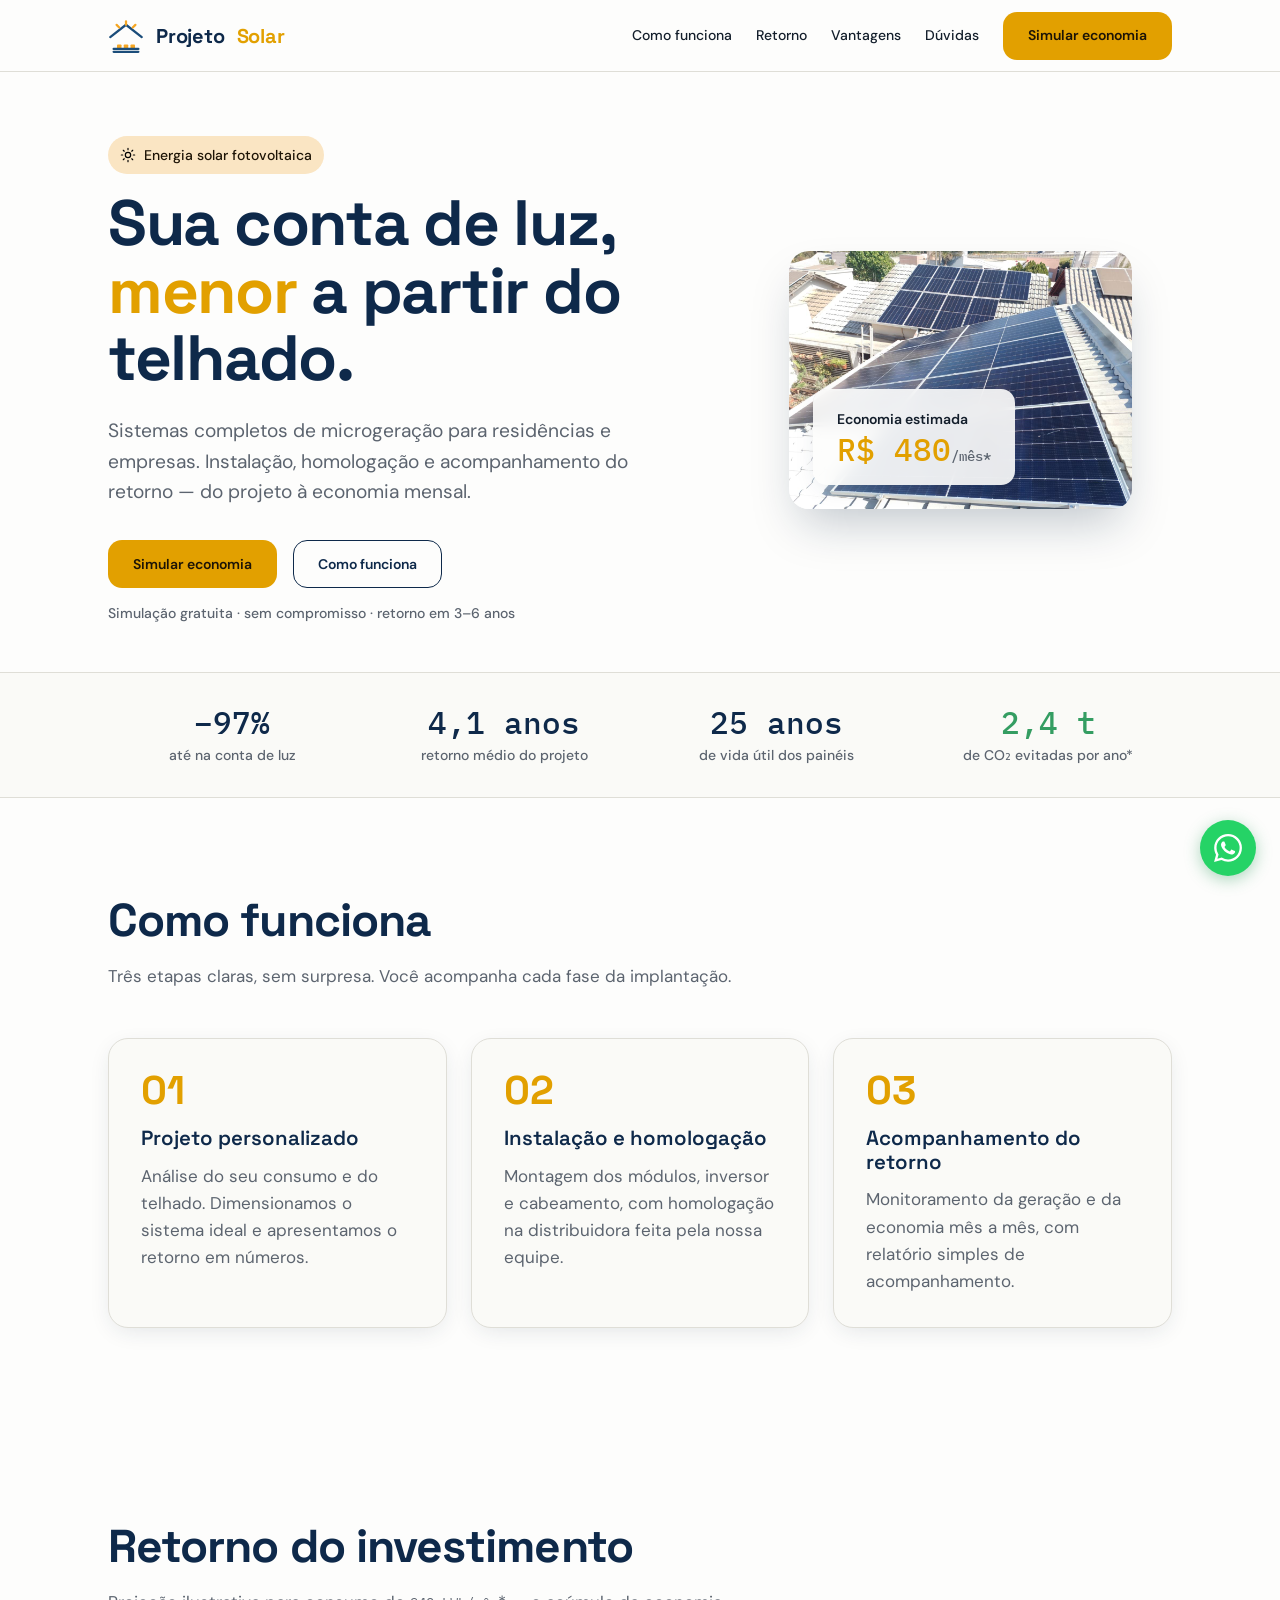
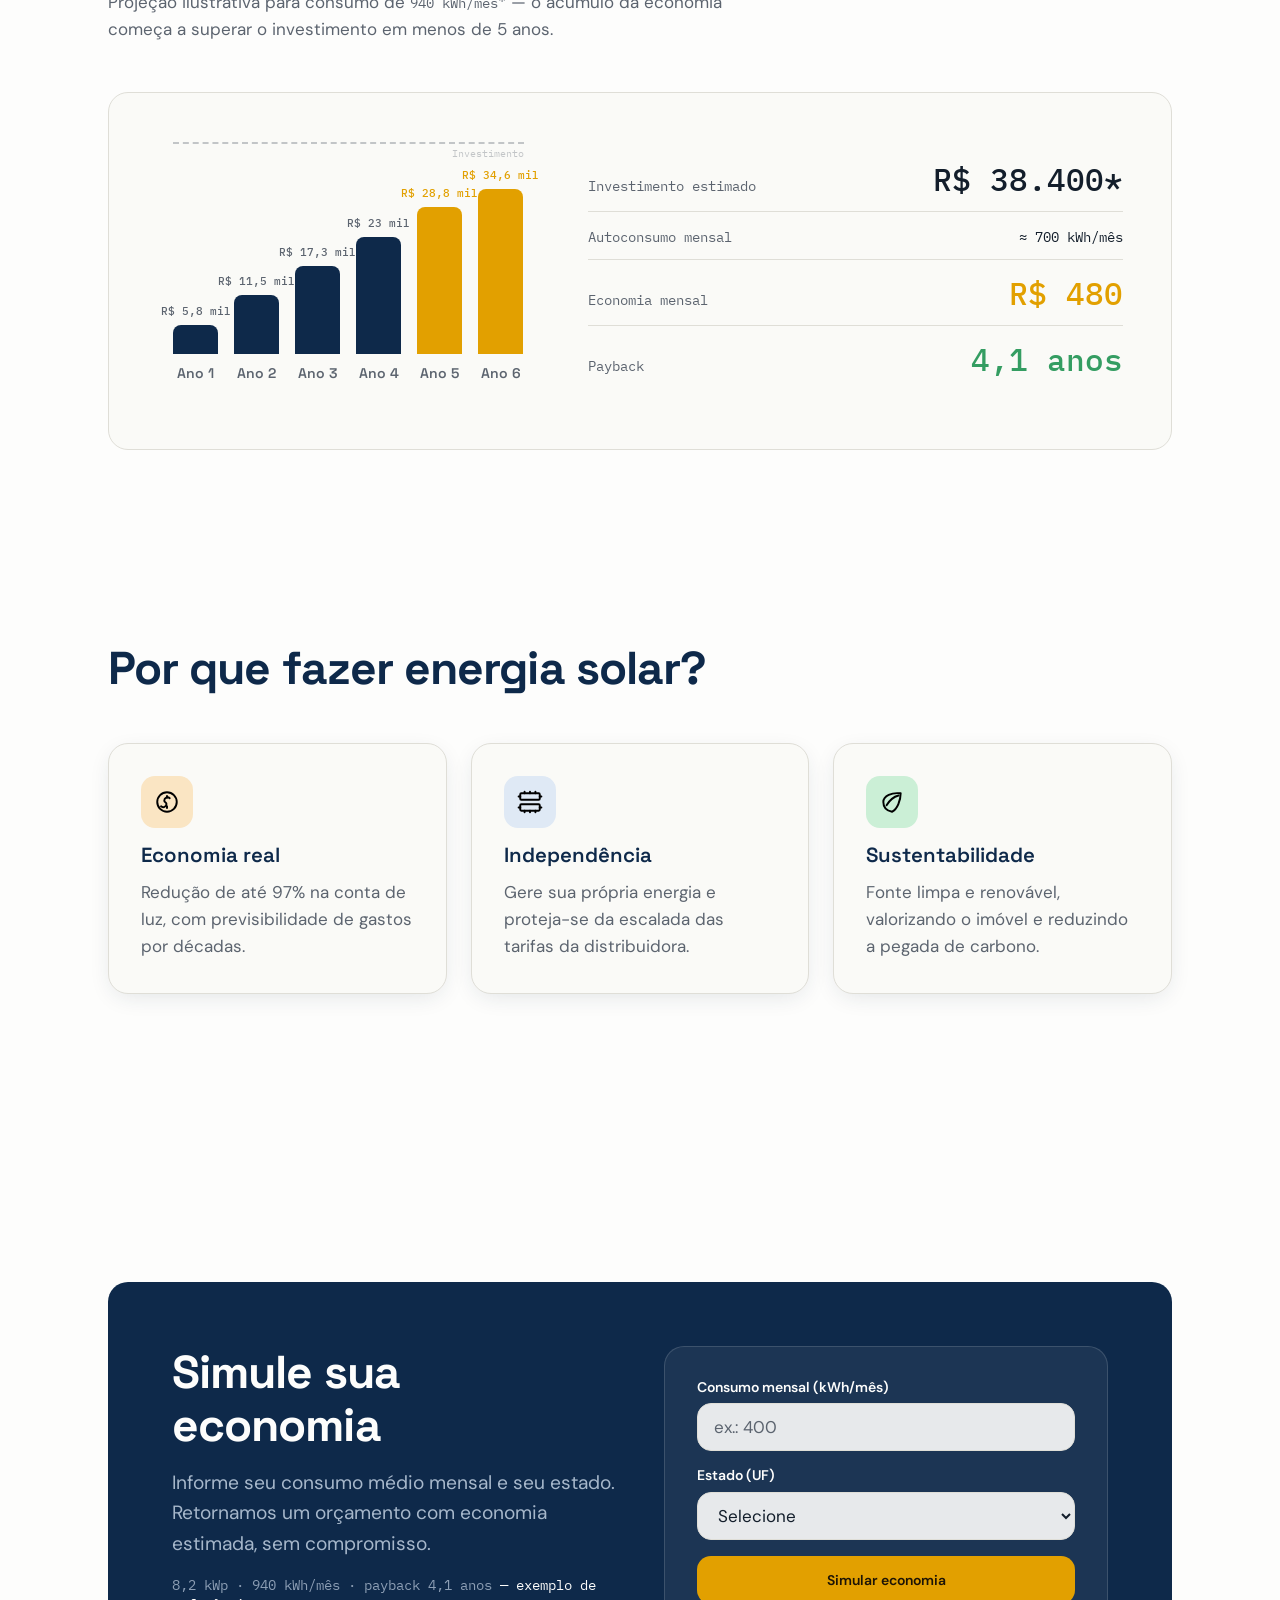
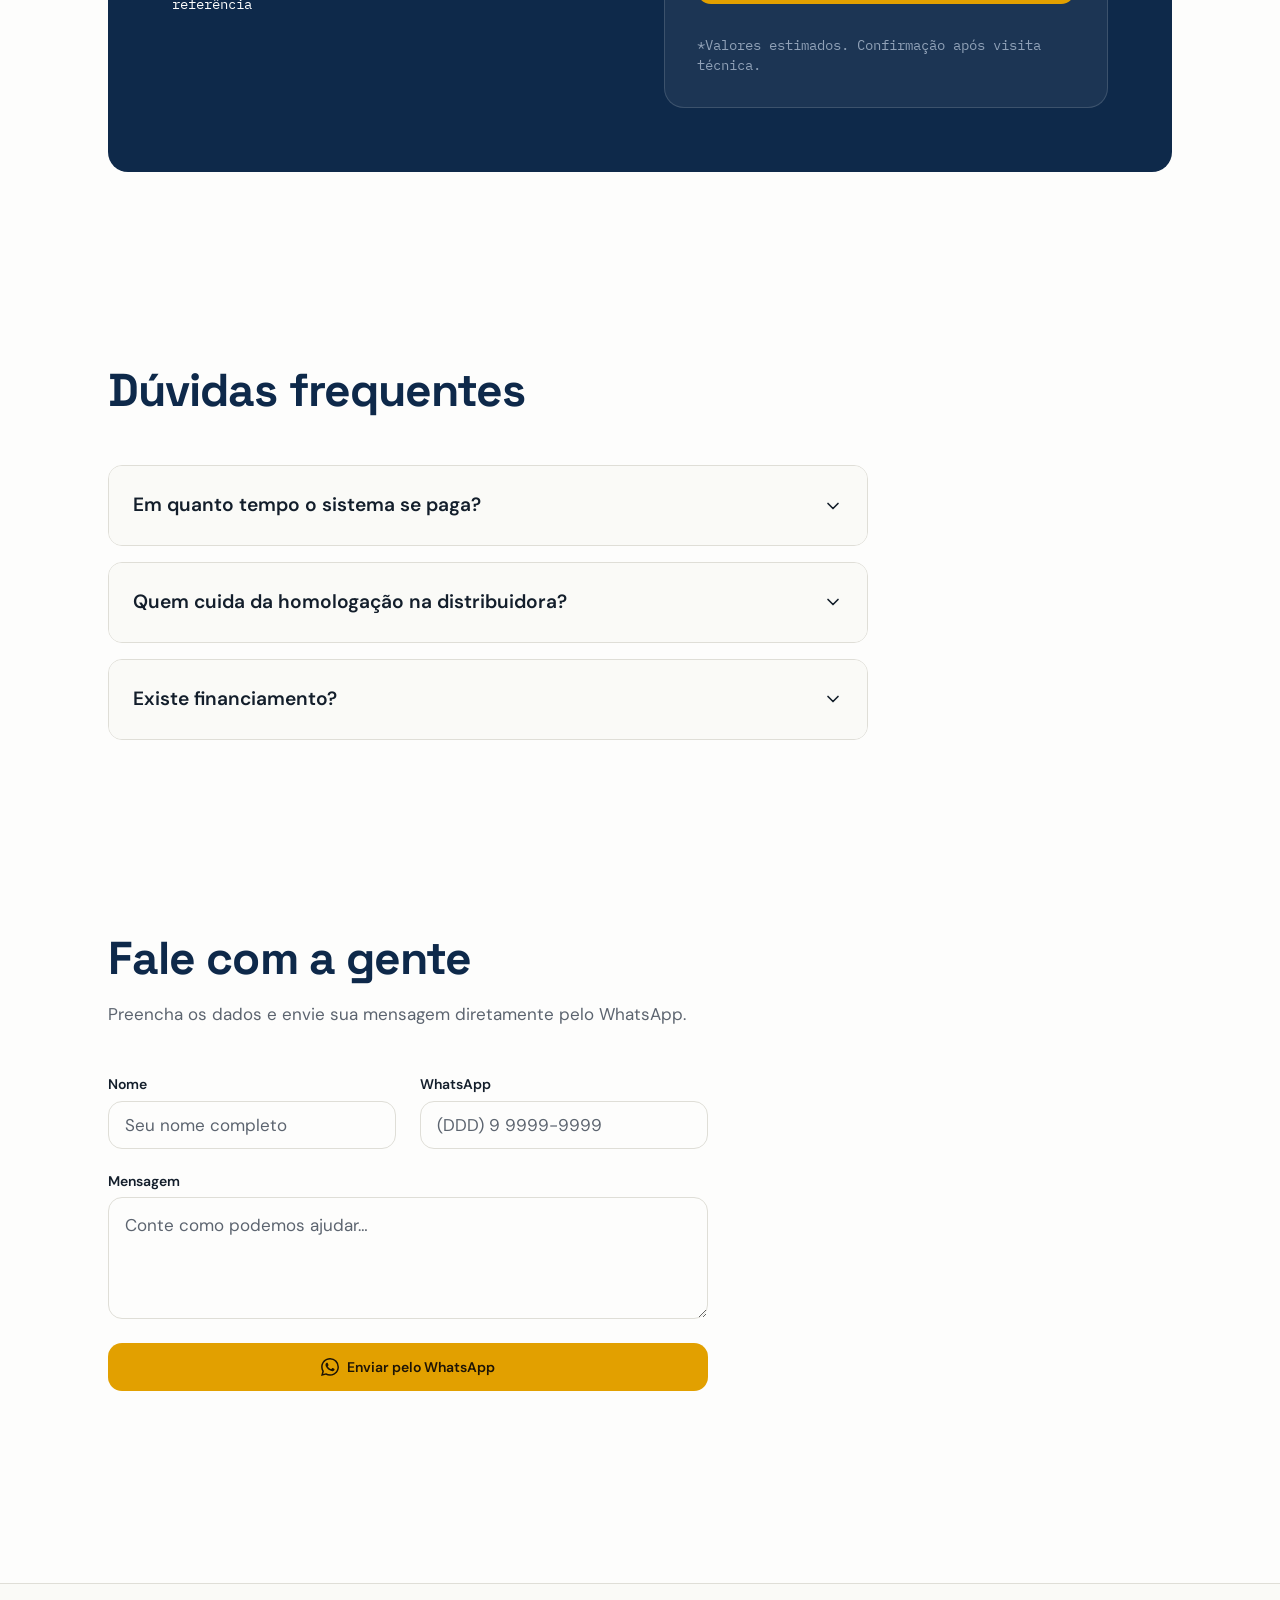
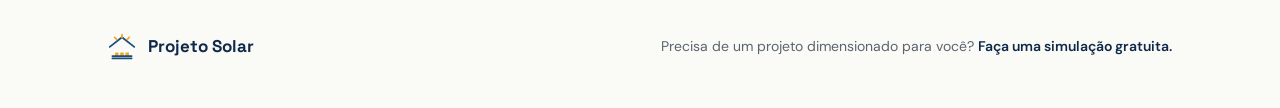
<file: index.html>
<!doctype html>
<html lang="pt-BR">
<head>
<meta charset="utf-8">
<meta name="viewport" content="width=device-width, initial-scale=1">
<title>Projeto Solar — Energia solar fotovoltaica para residências e empresas</title>
<meta name="description" content="Sistemas completos de microgeração solar. Simule sua economia, instalação, homologação e acompanhamento do retorno.">
<link rel="preconnect" href="https://fonts.googleapis.com">
<link rel="preconnect" href="https://fonts.gstatic.com" crossorigin>
<link href="https://fonts.googleapis.com/css2?family=DM+Sans:opsz,wght@9..40,400;9..40,500;9..40,600;9..40,700&family=IBM+Plex+Mono:wght@400;500&family=Space+Grotesk:wght@400;500;600;700&display=swap" rel="stylesheet">
<link rel="stylesheet" href="style.css">
</head>
<body data-od-id="landing-energia-solar">

<header class="header" data-od-id="header">
  <div class="container header__in">
    <a class="header__brand" href="#" aria-label="Projeto Solar — início">
      <img src="assets/brand/logo-mark.svg" width="36" height="36" alt="">
      Projeto<span>Solar</span>
    </a>
    <button class="header__burger" id="burger" aria-label="Abrir menu" aria-expanded="false" data-od-id="burger-menu">
      <span></span><span></span><span></span>
    </button>
    <nav class="header__nav" id="nav" aria-label="Navegação principal">
      <a class="header__link" href="#como-funciona" data-od-id="nav-como-funciona">Como funciona</a>
      <a class="header__link" href="#retorno" data-od-id="nav-retorno">Retorno</a>
      <a class="header__link" href="#vantagens" data-od-id="nav-vantagens">Vantagens</a>
      <a class="header__link" href="#faq" data-od-id="nav-faq">Dúvidas</a>
      <a class="btn btn--primary" href="#simule" data-od-id="cta-header-simular">Simular economia</a>
    </nav>
  </div>
</header>

<section class="hero container" data-od-id="hero">
  <div class="hero__grid">
    <div>
      <span class="chip hero__kicker">
        <img src="assets/icons/sun.svg" width="16" height="16" alt="">
        Energia solar fotovoltaica
      </span>
      <h1 class="t-display-xl hero__title">Sua conta de luz, <em>menor</em> a partir do telhado.</h1>
      <p class="t-body-lg hero__lede">Sistemas completos de microgeração para residências e empresas. Instalação, homologação e acompanhamento do retorno — do projeto à economia mensal.</p>
      <div class="hero__cta-row">
        <a class="btn btn--primary" href="#simule" data-od-id="cta-hero-simular">Simular economia</a>
        <a class="btn btn--secondary" href="#como-funciona" data-od-id="cta-hero-como-funciona">Como funciona</a>
      </div>
      <p class="t-caption hero__note">Simulação gratuita · sem compromisso · retorno em 3–6 anos</p>
    </div>
    <figure class="hero__media">
      <img src="assets/photography/casa-sorriso-mt-1280.jpg" alt="Casa brasileira com painéis fotovoltaicos no telhado, em Sorriso, Mato Grosso" width="1280" height="960" loading="eager">
      <figcaption class="hero__badge">
        <span class="t-label">Economia estimada</span>
        <span class="t-mono-lg hero__badge-num" style="display:block" data-od-id="hero-economia">R$ 480<span class="t-caption" style="color:var(--muted)">/mês*</span></span>
      </figcaption>
    </figure>
  </div>
</section>

<section class="trust" data-od-id="faixa-confianca">
  <div class="container trust__in">
    <div class="trust__item" data-od-id="trust-total">
      <span class="t-mono-lg trust__num">−97%</span>
      <span class="t-caption trust__label">até na conta de luz</span>
    </div>
    <div class="trust__item" data-od-id="trust-payback">
      <span class="t-mono-lg trust__num">4,1 anos</span>
      <span class="t-caption trust__label">retorno médio do projeto</span>
    </div>
    <div class="trust__item" data-od-id="trust-painel">
      <span class="t-mono-lg trust__num">25 anos</span>
      <span class="t-caption trust__label">de vida útil dos painéis</span>
    </div>
    <div class="trust__item" data-od-id="trust-co2">
      <span class="t-mono-lg trust__num" style="color:var(--success)">2,4 t</span>
      <span class="t-caption trust__label">de CO₂ evitadas por ano*</span>
    </div>
  </div>
</section>

<section class="section container" id="como-funciona" data-od-id="secao-como-funciona">
  <div class="section__head">
    <h2 class="t-heading-1">Como funciona</h2>
    <p>Três etapas claras, sem surpresa. Você acompanha cada fase da implantação.</p>
  </div>
  <div class="steps">
    <div class="step card" data-od-id="etapa-1">
      <span class="step__num">01</span>
      <h3 class="t-heading-3">Projeto personalizado</h3>
      <p>Análise do seu consumo e do telhado. Dimensionamos o sistema ideal e apresentamos o retorno em números.</p>
    </div>
    <div class="step card" data-od-id="etapa-2">
      <span class="step__num">02</span>
      <h3 class="t-heading-3">Instalação e homologação</h3>
      <p>Montagem dos módulos, inversor e cabeamento, com homologação na distribuidora feita pela nossa equipe.</p>
    </div>
    <div class="step card" data-od-id="etapa-3">
      <span class="step__num">03</span>
      <h3 class="t-heading-3">Acompanhamento do retorno</h3>
      <p>Monitoramento da geração e da economia mês a mês, com relatório simples de acompanhamento.</p>
    </div>
  </div>
</section>

<section class="section container" id="retorno" data-od-id="secao-retorno">
  <div class="section__head">
    <h2 class="t-heading-1">Retorno do investimento</h2>
    <p>Projeção ilustrativa para consumo de <span class="t-mono-sm">940 kWh/mês</span>* — o acúmulo da economia começa a superar o investimento em menos de 5 anos.</p>
  </div>
  <div class="payback" data-od-id="grafico-payback">
    <div class="payback__chart" role="img" aria-label="Gráfico de barras: economia acumulada cresce até se igualar ao investimento entre os anos 4 e 5">
      <div class="payback__bar"><div class="payback__fill" style="height:15%"><span class="payback__fill-val">R$ 5,8 mil</span></div><span class="payback__year">Ano 1</span></div>
      <div class="payback__bar"><div class="payback__fill" style="height:30%"><span class="payback__fill-val">R$ 11,5 mil</span></div><span class="payback__year">Ano 2</span></div>
      <div class="payback__bar"><div class="payback__fill" style="height:45%"><span class="payback__fill-val">R$ 17,3 mil</span></div><span class="payback__year">Ano 3</span></div>
      <div class="payback__bar"><div class="payback__fill" style="height:60%"><span class="payback__fill-val">R$ 23 mil</span></div><span class="payback__year">Ano 4</span></div>
      <div class="payback__bar"><div class="payback__fill is-accent" style="height:75%"><span class="payback__fill-val">R$ 28,8 mil</span></div><span class="payback__year">Ano 5</span></div>
      <div class="payback__bar"><div class="payback__fill is-accent" style="height:90%"><span class="payback__fill-val">R$ 34,6 mil</span></div><span class="payback__year">Ano 6</span></div>
    </div>
    <div class="payback__list">
      <div class="payback__row"><span class="t-mono-sm payback__k">Investimento estimado</span><span class="t-mono-lg">R$ 38.400*</span></div>
      <div class="payback__row"><span class="t-mono-sm payback__k">Autoconsumo mensal</span><span class="t-mono-sm">≈ 700 kWh/mês</span></div>
      <div class="payback__row"><span class="t-mono-sm payback__k">Economia mensal</span><span class="t-mono-lg t-accent">R$ 480</span></div>
      <div class="payback__row"><span class="t-mono-sm payback__k">Payback</span><span class="t-mono-lg" style="color:var(--success)">4,1 anos</span></div>
    </div>
  </div>
</section>

<section class="section container" id="vantagens" data-od-id="secao-vantagens">
  <div class="section__head">
    <h2 class="t-heading-1">Por que fazer energia solar?</h2>
  </div>
  <div class="benefits">
    <div class="benefit card" data-od-id="card-vantagem-economia">
      <div class="benefit__icon is-accent"><img src="assets/icons/coin.svg" width="26" height="26" alt=""></div>
      <h3 class="t-heading-3">Economia real</h3>
      <p class="t-body">Redução de até 97% na conta de luz, com previsibilidade de gastos por décadas.</p>
    </div>
    <div class="benefit card" data-od-id="card-vantagem-energia">
      <div class="benefit__icon"><img src="assets/icons/solar-panel.svg" width="26" height="26" alt=""></div>
      <h3 class="t-heading-3">Independência</h3>
      <p class="t-body">Gere sua própria energia e proteja-se da escalada das tarifas da distribuidora.</p>
    </div>
    <div class="benefit card" data-od-id="card-vantagem-ambiente">
      <div class="benefit__icon is-success"><img src="assets/icons/leaf.svg" width="26" height="26" alt=""></div>
      <h3 class="t-heading-3">Sustentabilidade</h3>
      <p class="t-body">Fonte limpa e renovável, valorizando o imóvel e reduzindo a pegada de carbono.</p>
    </div>
  </div>
</section>

<section class="section container" data-od-id="secao-simulacao">
  <div class="simulation" id="simule">
    <div>
      <h2 class="t-heading-1">Simule sua economia</h2>
      <p class="t-body-lg">Informe seu consumo médio mensal e seu estado. Retornamos um orçamento com economia estimada, sem compromisso.</p>
      <p class="t-mono-sm sim-ref" id="sim-ref" style="margin-top:var(--space-4)">
        8,2 kWp · 940 kWh/mês · payback 4,1 anos<span style="color:var(--on-primary)"> — exemplo de referência</span>
      </p>
    </div>
    <form id="form-simulacao" data-od-id="form-simulacao" novalidate>
      <div style="display:grid;gap:var(--space-2)">
        <label class="t-label" for="consumo">Consumo mensal (kWh/mês)</label>
        <input class="input" id="consumo" name="consumo" type="text" inputmode="numeric" placeholder="ex.: 400" data-od-id="input-consumo">
      </div>
      <div style="display:grid;gap:var(--space-2)">
        <label class="t-label" for="uf">Estado (UF)</label>
        <select class="input" id="uf" name="uf" data-od-id="select-uf">
          <option value="">Selecione</option>
          <option value="AC">AC — Acre</option>
          <option value="AL">AL — Alagoas</option>
          <option value="AP">AP — Amapá</option>
          <option value="AM">AM — Amazonas</option>
          <option value="BA">BA — Bahia</option>
          <option value="CE">CE — Ceará</option>
          <option value="DF">DF — Distrito Federal</option>
          <option value="ES">ES — Espírito Santo</option>
          <option value="GO">GO — Goiás</option>
          <option value="MA">MA — Maranhão</option>
          <option value="MT">MT — Mato Grosso</option>
          <option value="MS">MS — Mato Grosso do Sul</option>
          <option value="MG">MG — Minas Gerais</option>
          <option value="PA">PA — Pará</option>
          <option value="PB">PB — Paraíba</option>
          <option value="PR">PR — Paraná</option>
          <option value="PE">PE — Pernambuco</option>
          <option value="PI">PI — Piauí</option>
          <option value="RJ">RJ — Rio de Janeiro</option>
          <option value="RN">RN — Rio Grande do Norte</option>
          <option value="RS">RS — Rio Grande do Sul</option>
          <option value="RO">RO — Rondônia</option>
          <option value="RR">RR — Roraima</option>
          <option value="SC">SC — Santa Catarina</option>
          <option value="SP">SP — São Paulo</option>
          <option value="SE">SE — Sergipe</option>
          <option value="TO">TO — Tocantins</option>
        </select>
      </div>
      <button class="btn btn--primary" type="submit" data-od-id="btn-simular">Simular economia</button>
      <p class="field-error" id="sim-err" style="display:none" role="alert">Preencha o consumo mensal e selecione seu estado para continuar.</p>
      <p class="t-mono-sm" style="color:oklch(0.82 0.03 255 / 0.75)">*Valores estimados. Confirmação após visita técnica.</p>
    </form>
    <div class="sim-result" id="sim-result" style="display:none" data-od-id="sim-resultado">
      <div class="sim-result__card">
        <span class="t-caption sim-result__label">Tamanho do sistema</span>
        <span class="t-mono-lg t-accent" id="res-sistema">—</span>
      </div>
      <div class="sim-result__card">
        <span class="t-caption sim-result__label">Economia mensal</span>
        <span class="t-mono-lg t-on-primary" id="res-economia">—</span>
      </div>
      <div class="sim-result__card">
        <span class="t-caption sim-result__label">Investimento estimado</span>
        <span class="t-mono-lg" style="color:oklch(0.88 0.02 255)" id="res-investimento">—</span>
      </div>
      <div class="sim-result__card">
        <span class="t-caption sim-result__label">Payback</span>
        <span class="t-mono-lg t-success" id="res-payback">—</span>
      </div>
      <div class="sim-result__card">
        <span class="t-caption sim-result__label">CO₂ evitado por ano</span>
        <span class="t-mono-lg" style="color:oklch(0.82 0.03 255)" id="res-co2">—</span>
      </div>
      <a class="sim-whatsapp" id="sim-whatsapp" href="#" target="_blank" rel="noopener" data-od-id="btn-enviar-whatsapp-simulacao">
        <svg viewBox="0 0 24 24" width="18" height="18" fill="currentColor"><path d="M17.472 14.382c-.297-.149-1.758-.867-2.03-.967-.273-.099-.471-.148-.67.15-.197.297-.767.966-.94 1.164-.173.199-.347.223-.644.075-.297-.15-1.255-.463-2.39-1.475-.883-.788-1.48-1.761-1.653-2.059-.173-.297-.018-.458.13-.606.134-.133.298-.347.446-.52.149-.174.198-.298.298-.497.099-.198.05-.371-.025-.52-.075-.149-.669-1.612-.916-2.207-.242-.579-.487-.5-.669-.51-.173-.008-.371-.01-.57-.01-.198 0-.52.074-.792.372-.272.297-1.04 1.016-1.04 2.479 0 1.462 1.065 2.875 1.213 3.074.149.198 2.096 3.2 5.077 4.487.709.306 1.262.489 1.694.625.712.227 1.36.195 1.871.118.571-.085 1.758-.719 2.006-1.413.248-.694.248-1.289.173-1.413-.074-.124-.272-.198-.57-.347m-5.421 7.403h-.004a9.87 9.87 0 0 1-5.031-1.378l-.361-.214-3.741.982.998-3.648-.235-.374a9.86 9.86 0 0 1-1.51-5.26c.001-5.45 4.436-9.884 9.888-9.884 2.64 0 5.122 1.03 6.988 2.898a9.825 9.825 0 0 1 2.893 6.994c-.003 5.45-4.437 9.884-9.885 9.884m8.413-18.297A11.815 11.815 0 0 0 12.05 0C5.495 0 .16 5.335.157 11.892c0 2.096.547 4.142 1.588 5.945L.057 24l6.305-1.654a11.882 11.882 0 0 0 5.683 1.448h.005c6.554 0 11.89-5.335 11.893-11.893a11.821 11.821 0 0 0-3.48-8.413z"/></svg>
        Enviar simulação pelo WhatsApp
      </a>
    </div>
  </div>
</section>

<section class="section container" id="faq" data-od-id="secao-faq">
  <div class="section__head">
    <h2 class="t-heading-1">Dúvidas frequentes</h2>
  </div>
  <div class="faq">
    <details class="accordion" data-od-id="faq-retorno">
      <summary class="accordion__header">Em quanto tempo o sistema se paga?
        <svg class="accordion__chevron" viewBox="0 0 24 24" width="20" height="20" fill="none" stroke="currentColor" stroke-width="2" stroke-linecap="round" stroke-linejoin="round"><path d="m6 9 6 6 6-6"/></svg>
      </summary>
      <div class="accordion__body">O retorno médio fica entre 3 e 6 anos, dependendo do perfil de consumo e da tarifa da sua região. Depois do payback, a economia é praticamente toda sua pelos próximos 20 anos de vida útil dos módulos.</div>
    </details>
    <details class="accordion" data-od-id="faq-homologacao">
      <summary class="accordion__header">Quem cuida da homologação na distribuidora?
        <svg class="accordion__chevron" viewBox="0 0 24 24" width="20" height="20" fill="none" stroke="currentColor" stroke-width="2" stroke-linecap="round" stroke-linejoin="round"><path d="m6 9 6 6 6-6"/></svg>
      </summary>
      <div class="accordion__body">Nossa equipe assume todo o processo junto à distribuidora local, incluindo documentação, vistoria e conexão do sistema à rede.</div>
    </details>
    <details class="accordion" data-od-id="faq-financiamento">
      <summary class="accordion__header">Existe financiamento?
        <svg class="accordion__chevron" viewBox="0 0 24 24" width="20" height="20" fill="none" stroke="currentColor" stroke-width="2" stroke-linecap="round" stroke-linejoin="round"><path d="m6 9 6 6 6-6"/></svg>
      </summary>
      <div class="accordion__body">Sim. Trabalhamos com linhas de crédito específicas para energia solar com parcelas que cabem praticamente no lugar da conta de luz.</div>
    </details>
  </div>
</section>

<section class="section container" id="contato" data-od-id="secao-contato">
  <div class="section__head">
    <h2 class="t-heading-1">Fale com a gente</h2>
    <p>Preencha os dados e envie sua mensagem diretamente pelo WhatsApp.</p>
  </div>
  <form class="contact" id="form-contato" data-od-id="form-contato" novalidate>
    <div class="contact__fields">
      <div style="display:grid;gap:var(--space-2)">
        <label class="t-label" for="nome">Nome</label>
        <input class="input" id="nome" name="nome" type="text" placeholder="Seu nome completo" data-od-id="input-nome" required>
      </div>
      <div style="display:grid;gap:var(--space-2)">
        <label class="t-label" for="whatsapp">WhatsApp</label>
        <input class="input" id="whatsapp" name="whatsapp" type="tel" inputmode="tel" placeholder="(DDD) 9 9999-9999" data-od-id="input-whatsapp" required>
      </div>
    </div>
    <div style="display:grid;gap:var(--space-2)">
      <label class="t-label" for="mensagem">Mensagem</label>
      <textarea class="input contact__textarea" id="mensagem" name="mensagem" rows="4" placeholder="Conte como podemos ajudar…" data-od-id="input-mensagem" required></textarea>
    </div>
    <button class="btn btn--primary" type="submit" data-od-id="btn-enviar-whatsapp">
      <svg viewBox="0 0 24 24" width="18" height="18" fill="currentColor"><path d="M17.472 14.382c-.297-.149-1.758-.867-2.03-.967-.273-.099-.471-.148-.67.15-.197.297-.767.966-.94 1.164-.173.199-.347.223-.644.075-.297-.15-1.255-.463-2.39-1.475-.883-.788-1.48-1.761-1.653-2.059-.173-.297-.018-.458.13-.606.134-.133.298-.347.446-.52.149-.174.198-.298.298-.497.099-.198.05-.371-.025-.52-.075-.149-.669-1.612-.916-2.207-.242-.579-.487-.5-.669-.51-.173-.008-.371-.01-.57-.01-.198 0-.52.074-.792.372-.272.297-1.04 1.016-1.04 2.479 0 1.462 1.065 2.875 1.213 3.074.149.198 2.096 3.2 5.077 4.487.709.306 1.262.489 1.694.625.712.227 1.36.195 1.871.118.571-.085 1.758-.719 2.006-1.413.248-.694.248-1.289.173-1.413-.074-.124-.272-.198-.57-.347m-5.421 7.403h-.004a9.87 9.87 0 0 1-5.031-1.378l-.361-.214-3.741.982.998-3.648-.235-.374a9.86 9.86 0 0 1-1.51-5.26c.001-5.45 4.436-9.884 9.888-9.884 2.64 0 5.122 1.03 6.988 2.898a9.825 9.825 0 0 1 2.893 6.994c-.003 5.45-4.437 9.884-9.885 9.884m8.413-18.297A11.815 11.815 0 0 0 12.05 0C5.495 0 .16 5.335.157 11.892c0 2.096.547 4.142 1.588 5.945L.057 24l6.305-1.654a11.882 11.882 0 0 0 5.683 1.448h.005c6.554 0 11.89-5.335 11.893-11.893a11.821 11.821 0 0 0-3.48-8.413z"/></svg>
      Enviar pelo WhatsApp
    </button>
    <p class="field-error" id="contact-err" style="display:none" role="alert">Preencha todos os campos para continuar.</p>
  </form>
</section>

<footer class="footer" data-od-id="footer">
  <div class="container footer__in">
    <span class="footer__brand">
      <img src="assets/brand/logo-mark.svg" width="28" height="28" alt="">
      Projeto Solar
    </span>
    <span class="footer__note">Precisa de um projeto dimensionado para você? <a href="#simule" class="t-label" data-od-id="footer-cta">Faça uma simulação gratuita.</a></span>
  </div>
</footer>

<a href="https://wa.me/5532984327163?text=Ol%C3%A1!%20Gostaria%20de%20saber%20mais%20sobre%20energia%20solar." class="whatsapp-float" target="_blank" rel="noopener" aria-label="Fale conosco pelo WhatsApp" data-od-id="whatsapp-float">
  <svg viewBox="0 0 24 24" width="28" height="28" fill="currentColor"><path d="M17.472 14.382c-.297-.149-1.758-.867-2.03-.967-.273-.099-.471-.148-.67.15-.197.297-.767.966-.94 1.164-.173.199-.347.223-.644.075-.297-.15-1.255-.463-2.39-1.475-.883-.788-1.48-1.761-1.653-2.059-.173-.297-.018-.458.13-.606.134-.133.298-.347.446-.52.149-.174.198-.298.298-.497.099-.198.05-.371-.025-.52-.075-.149-.669-1.612-.916-2.207-.242-.579-.487-.5-.669-.51-.173-.008-.371-.01-.57-.01-.198 0-.52.074-.792.372-.272.297-1.04 1.016-1.04 2.479 0 1.462 1.065 2.875 1.213 3.074.149.198 2.096 3.2 5.077 4.487.709.306 1.262.489 1.694.625.712.227 1.36.195 1.871.118.571-.085 1.758-.719 2.006-1.413.248-.694.248-1.289.173-1.413-.074-.124-.272-.198-.57-.347m-5.421 7.403h-.004a9.87 9.87 0 0 1-5.031-1.378l-.361-.214-3.741.982.998-3.648-.235-.374a9.86 9.86 0 0 1-1.51-5.26c.001-5.45 4.436-9.884 9.888-9.884 2.64 0 5.122 1.03 6.988 2.898a9.825 9.825 0 0 1 2.893 6.994c-.003 5.45-4.437 9.884-9.885 9.884m8.413-18.297A11.815 11.815 0 0 0 12.05 0C5.495 0 .16 5.335.157 11.892c0 2.096.547 4.142 1.588 5.945L.057 24l6.305-1.654a11.882 11.882 0 0 0 5.683 1.448h.005c6.554 0 11.89-5.335 11.893-11.893a11.821 11.821 0 0 0-3.48-8.413z"/></svg>
</a>

<script src="script.js"></script>
</body>
</html>
</file>
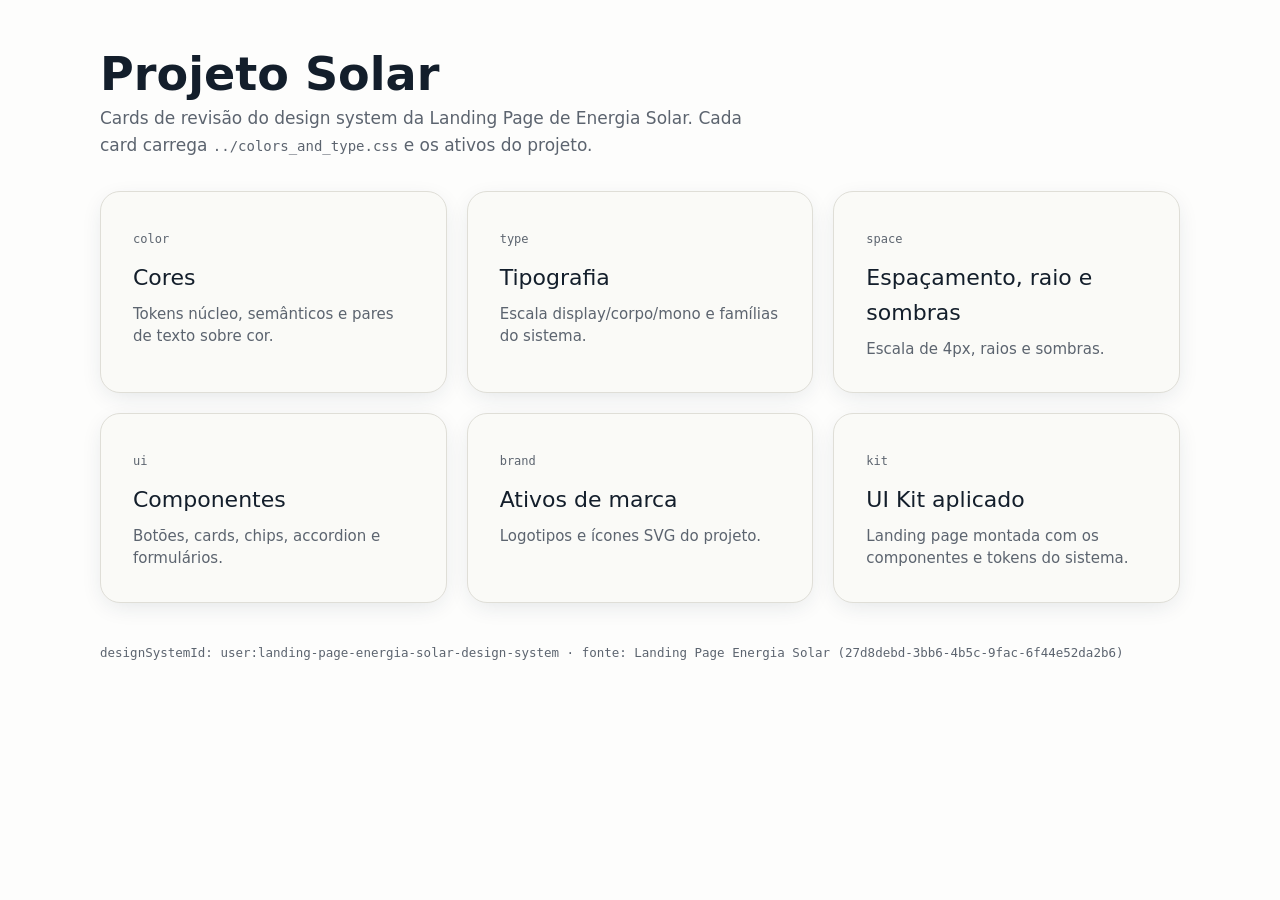
<file: preview/index.html>
<!doctype html>
<html lang="pt-BR">
<head>
<meta charset="utf-8">
<meta name="viewport" content="width=device-width, initial-scale=1">
<title>Previews | Projeto Solar — Design System</title>
<link rel="stylesheet" href="../colors_and_type.css">
<style>
  body { font-family: var(--font-body); color: var(--fg); background: var(--bg); margin: 0; padding: 48px clamp(24px,4vw,48px); }
  .wrap { max-width: 1080px; margin-inline: auto; }
  h1 { font-family: var(--font-display); font-size: clamp(30px,3.6vw,48px); margin-bottom: 4px; }
  .lede { color: var(--muted); max-width: 680px; line-height: 1.6; }
  .grid { display: grid; grid-template-columns: repeat(auto-fit, minmax(300px,1fr)); gap: 20px; margin-top: 32px; }
  a.card-link { text-decoration: none; color: inherit; display: block; }
  .card__kicker { font-family: var(--font-mono); font-size: 12px; color: var(--muted); }
  .card__title { font-family: var(--font-display); font-size: 22px; margin: 8px 0; }
  .card__desc { color: var(--muted); font-size: 15px; line-height: 1.5; }
  .footer { margin-top: 40px; font-family: var(--font-mono); font-size: 12.5px; color: var(--muted); }
</style>
</head>
<body>
<div class="wrap">
  <header>
    <h1>Projeto Solar</h1>
    <p class="lede">Cards de revisão do design system da Landing Page de Energia Solar. Cada card carrega <code class="t-mono-sm">../colors_and_type.css</code> e os ativos do projeto.</p>
  </header>
  <div class="grid">
    <a class="card card-link" href="colors-primary.html" data-od-id="preview-colors"><span class="card__kicker">color</span><div class="card__title">Cores</div><div class="card__desc">Tokens núcleo, semânticos e pares de texto sobre cor.</div></a>
    <a class="card card-link" href="typography-specimens.html" data-od-id="preview-typography"><span class="card__kicker">type</span><div class="card__title">Tipografia</div><div class="card__desc">Escala display/corpo/mono e famílias do sistema.</div></a>
    <a class="card card-link" href="spacing-tokens.html" data-od-id="preview-spacing"><span class="card__kicker">space</span><div class="card__title">Espaçamento, raio e sombras</div><div class="card__desc">Escala de 4px, raios e sombras.</div></a>
    <a class="card card-link" href="components-buttons.html" data-od-id="preview-components"><span class="card__kicker">ui</span><div class="card__title">Componentes</div><div class="card__desc">Botões, cards, chips, accordion e formulários.</div></a>
    <a class="card card-link" href="brand.html" data-od-id="preview-brand"><span class="card__kicker">brand</span><div class="card__title">Ativos de marca</div><div class="card__desc">Logotipos e ícones SVG do projeto.</div></a>
    <a class="card card-link" href="../ui_kits/app/index.html" data-od-id="preview-appkit"><span class="card__kicker">kit</span><div class="card__title">UI Kit aplicado</div><div class="card__desc">Landing page montada com os componentes e tokens do sistema.</div></a>
  </div>
  <p class="footer">designSystemId: user:landing-page-energia-solar-design-system · fonte: Landing Page Energia Solar (27d8debd-3bb6-4b5c-9fac-6f44e52da2b6)</p>
</div>
</body>
</html>
</file>
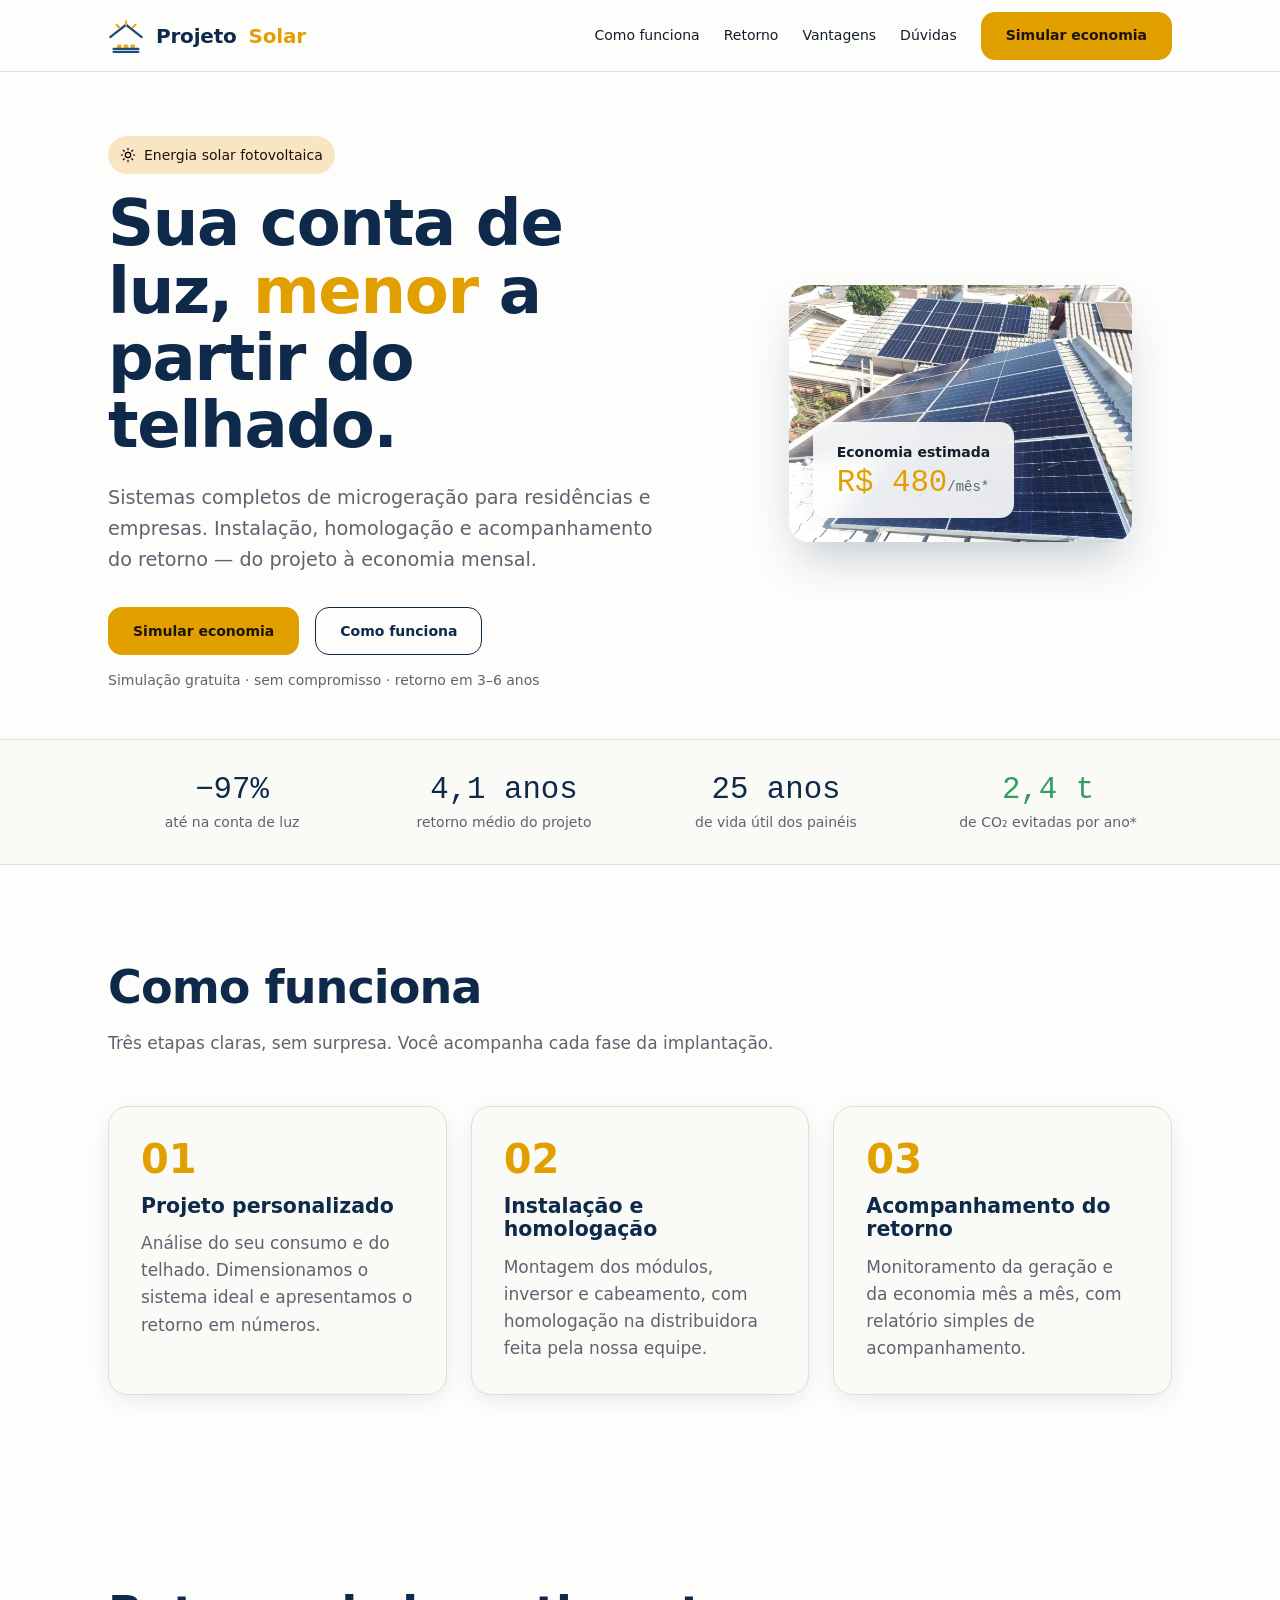
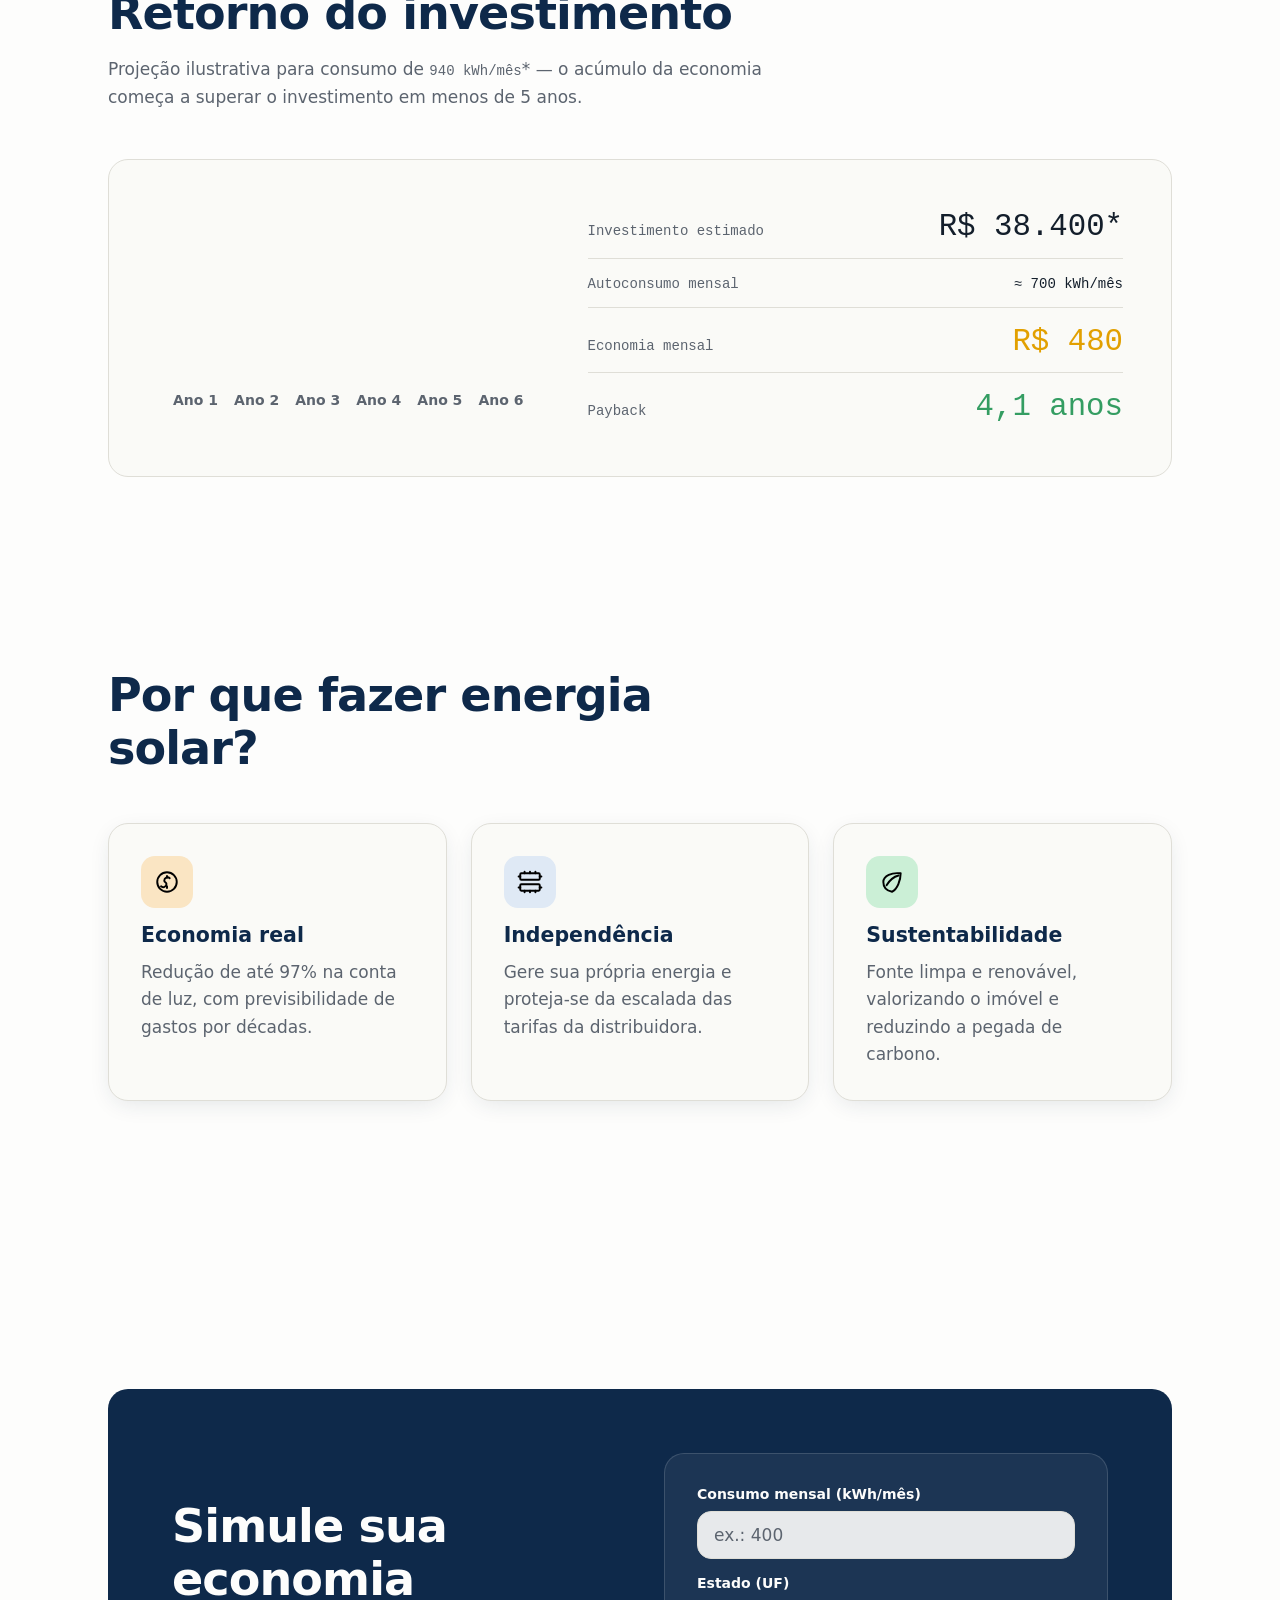
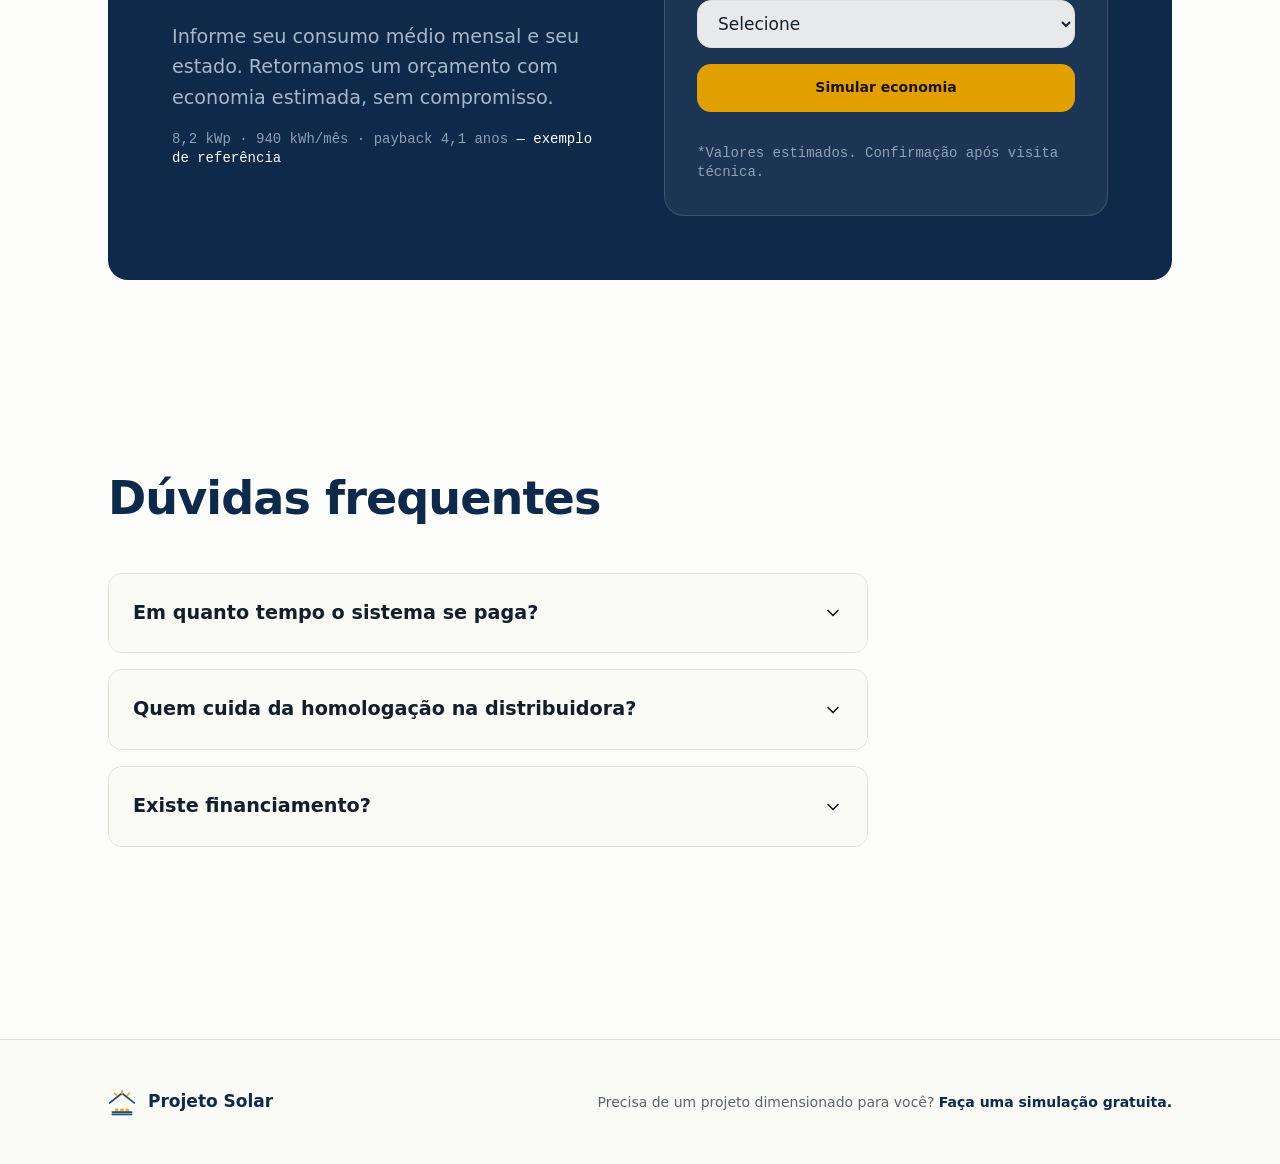
<file: ui_kits/app/index.html>
<!doctype html>
<html lang="pt-BR">
<head>
<meta charset="utf-8">
<meta name="viewport" content="width=device-width, initial-scale=1">
<title>Projeto Solar — Landing page de energia solar</title>
<link rel="stylesheet" href="../../colors_and_type.css">
<!-- Modular component CSS — maintained as importable modules (base, header,
     hero, blocks, responsive). The embedded sheet below mirrors them so the
     file stays self-contained for review fidelity. -->
<link rel="stylesheet" href="components/base.css">
<link rel="stylesheet" href="components/header.css">
<link rel="stylesheet" href="components/hero.css">
<link rel="stylesheet" href="components/blocks.css">
<link rel="stylesheet" href="components/responsive.css">
<style>
  :root { --container-max: 1160px; }
  body { font-family: var(--font-body); color: var(--fg); background: var(--bg); }

  /* ---- Header ---------------------------------------------------------- */
  .header {
    position: sticky; top: 0; z-index: 50;
    height: var(--header-h);
    background: oklch(0.995 0.002 105 / 0.82);
    backdrop-filter: blur(12px);
    border-bottom: 1px solid var(--border);
  }
  .header__in { display: flex; align-items: center; justify-content: space-between; height: 100%; }
  .header__brand { display: flex; align-items: center; gap: var(--space-3); font-family: var(--font-display); font-weight: 700; font-size: 20px; color: var(--primary); letter-spacing: -0.01em; text-decoration: none; }
  .header__brand span { color: var(--accent); }
  .header__nav { display: flex; align-items: center; gap: var(--space-5); }
  .header__link { color: var(--fg); font-size: var(--text-label); font-weight: 500; text-decoration: none; }
  .header__link:hover { color: var(--primary); }

  /* ---- Hero ------------------------------------------------------------ */
  .hero { padding-block: var(--space-10) var(--space-8); }
  .hero__grid { display: grid; grid-template-columns: 7fr 5fr; gap: var(--space-8); align-items: center; }
  .hero__kicker { display: inline-flex; align-items: center; gap: var(--space-2); }
  .hero__title { margin-top: var(--space-4); color: var(--primary); }
  .hero__title em { font-style: normal; color: var(--accent); }
  .hero__lede { margin-top: var(--space-5); max-width: 560px; color: var(--muted); }
  .hero__cta-row { display: flex; flex-wrap: wrap; gap: var(--space-4); margin-top: var(--space-6); align-items: center; }
  .hero__note { margin-top: var(--space-4); color: var(--muted); }
  .hero__media { position: relative; border-radius: var(--radius-lg); overflow: hidden; box-shadow: var(--shadow-lg); aspect-ratio: 4 / 3; }
  .hero__media img { width: 100%; height: 100%; object-fit: cover; display: block; }
  .hero__badge {
    position: absolute; left: var(--space-5); bottom: var(--space-5);
    background: oklch(0.995 0.002 105 / 0.9);
    backdrop-filter: blur(8px);
    border-radius: var(--radius-md);
    padding: var(--space-4) var(--space-5);
    box-shadow: var(--shadow-md);
  }
  .hero__badge-num { color: var(--accent); }

  /* ---- Faixa de confiança ---------------------------------------------- */
  .trust { border-block: 1px solid var(--border); background: var(--surface); padding-block: var(--space-6); }
  .trust__in { display: grid; grid-template-columns: repeat(4, 1fr); gap: var(--space-5); }
  .trust__item { text-align: center; }
  .trust__num { display: block; color: var(--primary); }
  .trust__label { display: block; margin-top: var(--space-1); color: var(--muted); }

  /* ---- Seções ------------------------------------------------------------ */
  .section__head { max-width: 680px; margin-bottom: var(--space-8); }
  .section__head h2 { color: var(--primary); }
  .section__head p { margin-top: var(--space-4); color: var(--muted); }

  /* ---- Como funciona ----------------------------------------------------- */
  .steps { display: grid; grid-template-columns: repeat(3, 1fr); gap: var(--space-5); }
  .step__num { display: block; font-family: var(--font-display); font-size: 40px; font-weight: 700; color: var(--accent); line-height: 1; }
  .step h3 { margin-top: var(--space-4); color: var(--primary); }
  .step p { margin-top: var(--space-3); color: var(--muted); font-size: var(--text-body); }

  /* ---- Retorno financeiro ------------------------------------------------ */
  .payback { display: grid; grid-template-columns: 5fr 7fr; gap: var(--space-8); align-items: center; background: var(--surface); border: 1px solid var(--border); border-radius: var(--radius-lg); padding: var(--space-8); }
  .payback__chart { display: flex; align-items: flex-end; gap: var(--space-4); height: 220px; padding: var(--space-4); }
  .payback__bar { flex: 1; display: flex; flex-direction: column; align-items: center; gap: var(--space-2); }
  .payback__fill { width: 100%; border-radius: var(--radius-sm) var(--radius-sm) 0 0; background: var(--primary); }
  .payback__fill.is-accent { background: var(--accent); }
  .payback__year { font-family: var(--font-display); font-size: var(--text-caption); font-weight: 600; color: var(--muted); }
  .payback__list { display: grid; gap: var(--space-4); }
  .payback__row { display: flex; align-items: baseline; gap: var(--space-4); border-bottom: 1px solid var(--border); padding-bottom: var(--space-3); }
  .payback__row:last-child { border-bottom: 0; padding-bottom: 0; }
  .payback__k { flex: 1; color: var(--muted); }

  /* ---- Vantagens ---------------------------------------------------------- */
  .benefits { display: grid; grid-template-columns: repeat(3, 1fr); gap: var(--space-5); }
  .benefit { padding: var(--space-6); }
  .benefit__icon { width: 52px; height: 52px; border-radius: var(--radius-md); display: grid; place-items: center; background: oklch(0.93 0.02 255); color: var(--primary); }
  .benefit__icon.is-accent { background: oklch(0.93 0.05 80); color: var(--accent); }
  .benefit__icon.is-success { background: oklch(0.92 0.05 155); color: var(--success); }
  .benefit h3 { margin-top: var(--space-4); color: var(--primary); }
  .benefit p { margin-top: var(--space-3); color: var(--muted); }

  /* ---- Seção escura (simulação) ------------------------------------------ */
  .simulation { background: var(--primary); border-radius: var(--radius-lg); padding: var(--space-10); display: grid; grid-template-columns: 1fr 1fr; gap: var(--space-8); align-items: center; margin-top: var(--space-12); }
  .simulation h2 { color: var(--on-primary); }
  .simulation p { margin-top: var(--space-4); color: oklch(0.82 0.03 255 / 0.9); }
  .simulation .t-mono-sm { color: oklch(0.82 0.03 255 / 0.75); }
  .simulation form { display: grid; gap: var(--space-4); background: oklch(0.995 0.002 105 / 0.06); border: 1px solid oklch(1 0 0 / 0.14); border-radius: var(--radius-lg); padding: var(--space-6); }
  .simulation label { color: var(--on-primary); }
  .simulation .input { background: oklch(0.995 0.002 105 / 0.9); }
  .simulation .btn--primary { width: 100%; }
  .simulation .field-error { color: oklch(0.82 0.12 25); }

  /* ---- FAQ ---------------------------------------------------------------- */
  .faq { display: grid; gap: var(--space-4); max-width: 760px; }

  /* ---- Footer -------------------------------------------------------------- */
  .footer { margin-top: var(--space-12); border-top: 1px solid var(--border); background: var(--surface); }
  .footer__in { padding-block: var(--space-8); display: flex; justify-content: space-between; align-items: center; gap: var(--space-5); }
  .footer__brand { display: flex; align-items: center; gap: var(--space-3); font-family: var(--font-display); font-weight: 700; color: var(--primary); }
  .footer__note { color: var(--muted); font-size: var(--text-caption); }

  /* ---- Responsivo ---------------------------------------------------------- */
  @media (max-width: 1000px) {
    .hero__grid { grid-template-columns: 1fr; }
    .hero__media { order: -1; }
    .steps, .benefits, .trust__in { grid-template-columns: 1fr 1fr; }
    .payback { grid-template-columns: 1fr; }
    .simulation { grid-template-columns: 1fr; }
  }
  @media (max-width: 640px) {
    .header__nav { display: none; }
    .steps, .benefits, .trust__in { grid-template-columns: 1fr; }
    .section { padding-block: var(--space-8); }
    .simulation { padding: var(--space-6); }
  }
</style>
</head>
<body data-od-id="landing-energia-solar">

<header class="header" data-od-id="header">
  <div class="container header__in">
    <a class="header__brand" href="#" aria-label="Projeto Solar — início">
      <img src="../../assets/brand/logo-mark.svg" width="36" height="36" alt="">
      Projeto<span>Solar</span>
    </a>
    <nav class="header__nav" aria-label="Navegação principal">
      <a class="header__link" href="#como-funciona" data-od-id="nav-como-funciona">Como funciona</a>
      <a class="header__link" href="#retorno" data-od-id="nav-retorno">Retorno</a>
      <a class="header__link" href="#vantagens" data-od-id="nav-vantagens">Vantagens</a>
      <a class="header__link" href="#faq" data-od-id="nav-faq">Dúvidas</a>
      <a class="btn btn--primary" href="#simule" data-od-id="cta-header-simular">Simular economia</a>
    </nav>
  </div>
</header>

<section class="hero container" data-od-id="hero">
  <div class="hero__grid">
    <div>
      <span class="chip hero__kicker"><img src="../../assets/icons/sun.svg" width="16" height="16" alt="">Energia solar fotovoltaica</span>
      <h1 class="t-display-xl hero__title">Sua conta de luz, <em>menor</em> a partir do telhado.</h1>
      <p class="t-body-lg hero__lede">Sistemas completos de microgeração para residências e empresas. Instalação, homologação e acompanhamento do retorno — do projeto à economia mensal.</p>
      <div class="hero__cta-row">
        <a class="btn btn--primary" href="#simule" data-od-id="cta-hero-simular">Simular economia</a>
        <a class="btn btn--secondary" href="#como-funciona" data-od-id="cta-hero-como-funciona">Como funciona</a>
      </div>
      <p class="t-caption hero__note">Simulação gratuita · sem compromisso · retorno em 3–6 anos</p>
    </div>
    <figure class="hero__media">
      <img src="../../assets/photography/casa-sorriso-mt-1280.jpg" alt="Casa brasileira com painéis fotovoltaicos no telhado, em Sorriso, Mato Grosso" width="1280" height="960">
      <figcaption class="hero__badge">
        <span class="t-label">Economia estimada</span>
        <span class="t-mono-lg hero__badge-num" style="display:block" data-od-id="hero-economia">R$ 480<span class="t-caption" style="color:var(--muted)">/mês*</span></span>
      </figcaption>
    </figure>
  </div>
</section>

<section class="trust" data-od-id="faixa-confianca">
  <div class="container trust__in">
    <div class="trust__item" data-od-id="trust-total"><span class="t-mono-lg trust__num">−97%</span><span class="t-caption trust__label">até na conta de luz</span></div>
    <div class="trust__item" data-od-id="trust-payback"><span class="t-mono-lg trust__num">4,1 anos</span><span class="t-caption trust__label">retorno médio do projeto</span></div>
    <div class="trust__item" data-od-id="trust-painel"><span class="t-mono-lg trust__num">25 anos</span><span class="t-caption trust__label">de vida útil dos painéis</span></div>
    <div class="trust__item" data-od-id="trust-co2"><span class="t-mono-lg trust__num" style="color:var(--success)">2,4 t</span><span class="t-caption trust__label">de CO₂ evitadas por ano*</span></div>
  </div>
</section>

<section class="section container" id="como-funciona" data-od-id="secao-como-funciona">
  <div class="section__head">
    <h2 class="t-heading-1">Como funciona</h2>
    <p>Três etapas claras, sem surpresa. Você acompanha cada fase da implantação.</p>
  </div>
  <div class="steps">
    <div class="step card" data-od-id="etapa-1">
      <span class="step__num">01</span>
      <h3 class="t-heading-3">Projeto personalizado</h3>
      <p>Análise do seu consumo e do telhado. Dimensionamos o sistema ideal e apresentamos o retorno em números.</p>
    </div>
    <div class="step card" data-od-id="etapa-2">
      <span class="step__num">02</span>
      <h3 class="t-heading-3">Instalação e homologação</h3>
      <p>Montagem dos módulos, inversor e cabeamento, com homologação na distribuidora feita pela nossa equipe.</p>
    </div>
    <div class="step card" data-od-id="etapa-3">
      <span class="step__num">03</span>
      <h3 class="t-heading-3">Acompanhamento do retorno</h3>
      <p>Monitoramento da geração e da economia mês a mês, com relatório simples de acompanhamento.</p>
    </div>
  </div>
</section>

<section class="section container" id="retorno" data-od-id="secao-retorno">
  <div class="section__head">
    <h2 class="t-heading-1">Retorno do investimento</h2>
    <p>Projeção ilustrativa para consumo de <span class="t-mono-sm">940 kWh/mês</span>* — o acúmulo da economia começa a superar o investimento em menos de 5 anos.</p>
  </div>
  <div class="payback" data-od-id="grafico-payback">
    <div class="payback__chart" role="img" aria-label="Gráfico de barras: economia acumulada cresce até se igualar ao investimento entre os anos 4 e 5">
      <div class="payback__bar"><div class="payback__fill" style="height:16%"></div><span class="payback__year">Ano 1</span></div>
      <div class="payback__bar"><div class="payback__fill" style="height:34%"></div><span class="payback__year">Ano 2</span></div>
      <div class="payback__bar"><div class="payback__fill" style="height:52%"></div><span class="payback__year">Ano 3</span></div>
      <div class="payback__bar"><div class="payback__fill" style="height:70%"></div><span class="payback__year">Ano 4</span></div>
      <div class="payback__bar"><div class="payback__fill is-accent" style="height:88%"></div><span class="payback__year">Ano 5</span></div>
      <div class="payback__bar"><div class="payback__fill is-accent" style="height:100%"></div><span class="payback__year">Ano 6</span></div>
    </div>
    <div class="payback__list">
      <div class="payback__row"><span class="t-mono-sm payback__k">Investimento estimado</span><span class="t-mono-lg">R$ 38.400*</span></div>
      <div class="payback__row"><span class="t-mono-sm payback__k">Auto­consumo mensal</span><span class="t-mono-sm">≈ 700 kWh/mês</span></div>
      <div class="payback__row"><span class="t-mono-sm payback__k">Economia mensal</span><span class="t-mono-lg t-accent">R$ 480</span></div>
      <div class="payback__row"><span class="t-mono-sm payback__k">Payback</span><span class="t-mono-lg" style="color:var(--success)">4,1 anos</span></div>
    </div>
  </div>
</section>

<section class="section container" id="vantagens" data-od-id="secao-vantagens">
  <div class="section__head">
    <h2 class="t-heading-1">Por que fazer energia solar?</h2>
  </div>
  <div class="benefits">
    <div class="benefit card" data-od-id="card-vantagem-economia">
      <div class="benefit__icon is-accent"><img src="../../assets/icons/coin.svg" width="26" height="26" alt=""></div>
      <h3 class="t-heading-3">Economia real</h3>
      <p class="t-body">Redução de até 97% na conta de luz, com previsibilidade de gastos por décadas.</p>
    </div>
    <div class="benefit card" data-od-id="card-vantagem-energia">
      <div class="benefit__icon"><img src="../../assets/icons/solar-panel.svg" width="26" height="26" alt=""></div>
      <h3 class="t-heading-3">Independência</h3>
      <p class="t-body">Gere sua própria energia e proteja-se da escalada das tarifas da distribuidora.</p>
    </div>
    <div class="benefit card" data-od-id="card-vantagem-ambiente">
      <div class="benefit__icon is-success"><img src="../../assets/icons/leaf.svg" width="26" height="26" alt=""></div>
      <h3 class="t-heading-3">Sustentabilidade</h3>
      <p class="t-body">Fonte limpa e renovável, valorizando o imóvel e reduzindo a pegada de carbono.</p>
    </div>
  </div>
</section>

<section class="section container" data-od-id="secao-simulacao">
  <div class="simulation" id="simule">
    <div>
      <h2 class="t-heading-1">Simule sua economia</h2>
      <p class="t-body-lg">Informe seu consumo médio mensal e seu estado. Retornamos um orçamento com economia estimada, sem compromisso.</p>
      <p class="t-mono-sm" style="margin-top:var(--space-4)">
        8,2 kWp · 940 kWh/mês · payback 4,1 anos<span style="color:var(--on-primary)"> — exemplo de referência</span>
      </p>
    </div>
    <form id="form-simulacao" data-od-id="form-simulacao" novalidate>
      <div style="display:grid;gap:var(--space-2)">
        <label class="t-label" for="consumo">Consumo mensal (kWh/mês)</label>
        <input class="input" id="consumo" name="consumo" type="text" inputmode="numeric" placeholder="ex.: 400" data-od-id="input-consumo">
      </div>
      <div style="display:grid;gap:var(--space-2)">
        <label class="t-label" for="uf">Estado (UF)</label>
        <select class="input" id="uf" name="uf" data-od-id="select-uf">
          <option value="">Selecione</option>
          <option value="SP">SP — São Paulo</option>
          <option value="RJ">RJ — Rio de Janeiro</option>
          <option value="MG">MG — Minas Gerais</option>
          <option value="RS">RS — Rio Grande do Sul</option>
          <option value="PR">PR — Paraná</option>
          <option value="SC">SC — Santa Catarina</option>
        </select>
      </div>
      <button class="btn btn--primary" type="submit" data-od-id="btn-simular">Simular economia</button>
      <p class="field-error" id="sim-err" style="display:none" role="alert">Preencha o consumo mensal para continuar.</p>
      <p class="t-mono-sm" style="color:oklch(0.82 0.03 255 / 0.75)">*Valores estimados. Confirmação após visita técnica.</p>
    </form>
  </div>
</section>

<section class="section container" id="faq" data-od-id="secao-faq">
  <div class="section__head">
    <h2 class="t-heading-1">Dúvidas frequentes</h2>
  </div>
  <div class="faq">
    <details class="accordion" data-od-id="faq-retorno">
      <summary class="accordion__header">Em quanto tempo o sistema se paga?
        <svg class="accordion__chevron" viewBox="0 0 24 24" width="20" height="20" fill="none" stroke="currentColor" stroke-width="2" stroke-linecap="round" stroke-linejoin="round"><path d="m6 9 6 6 6-6"/></svg>
      </summary>
      <div class="accordion__body">O retorno médio fica entre 3 e 6 anos, dependendo do perfil de consumo e da tarifa da sua região. Depois do payback, a economia é praticamente toda sua pelos próximos 20 anos de vida útil dos módulos.</div>
    </details>
    <details class="accordion" data-od-id="faq-homologacao">
      <summary class="accordion__header">Quem cuida da homologação na distribuidora?
        <svg class="accordion__chevron" viewBox="0 0 24 24" width="20" height="20" fill="none" stroke="currentColor" stroke-width="2" stroke-linecap="round" stroke-linejoin="round"><path d="m6 9 6 6 6-6"/></svg>
      </summary>
      <div class="accordion__body">Nossa equipe assume todo o processo junto à distribuidora local, incluindo documentação, vistoria e conexão do sistema à rede.</div>
    </details>
    <details class="accordion" data-od-id="faq-financiamento">
      <summary class="accordion__header">Existe financiamento?
        <svg class="accordion__chevron" viewBox="0 0 24 24" width="20" height="20" fill="none" stroke="currentColor" stroke-width="2" stroke-linecap="round" stroke-linejoin="round"><path d="m6 9 6 6 6-6"/></svg>
      </summary>
      <div class="accordion__body">Sim. Trabalhamos com linhas de crédito específicas para energia solar com parcelas que cabem praticamente no lugar da conta de luz.</div>
    </details>
  </div>
</section>

<footer class="footer" data-od-id="footer">
  <div class="container footer__in">
    <span class="footer__brand">
      <img src="../../assets/brand/logo-mark.svg" width="28" height="28" alt="">
      Projeto Solar
    </span>
    <span class="footer__note">Precisa de um projeto dimensionado para você? <a href="#simule" class="t-label" data-od-id="footer-cta">Faça uma simulação gratuita.</a></span>
  </div>
</footer>

<script>
  (function () {
    var form = document.getElementById('form-simulacao');
    var err = document.getElementById('sim-err');
    var consumo = document.getElementById('consumo');
    form.addEventListener('submit', function (ev) {
      ev.preventDefault();
      var v = (consumo.value || '').trim().replace(/\D/g, '');
      if (!v || Number(v) <= 0) {
        err.style.display = 'block';
        consumo.classList.add('input--error');
        consumo.focus();
        return;
      }
      err.style.display = 'none';
      consumo.classList.remove('input--error');
      var btn = form.querySelector('[data-od-id="btn-simular"]');
      btn.textContent = 'Calculando…';
      btn.disabled = true;
      btn.style.opacity = 0.72;
      setTimeout(function () {
        btn.disabled = false;
        btn.style.opacity = 1;
        btn.textContent = 'Simular economia';
      }, 1200);
    });
  })();
</script>
</body>
</html>
</file>
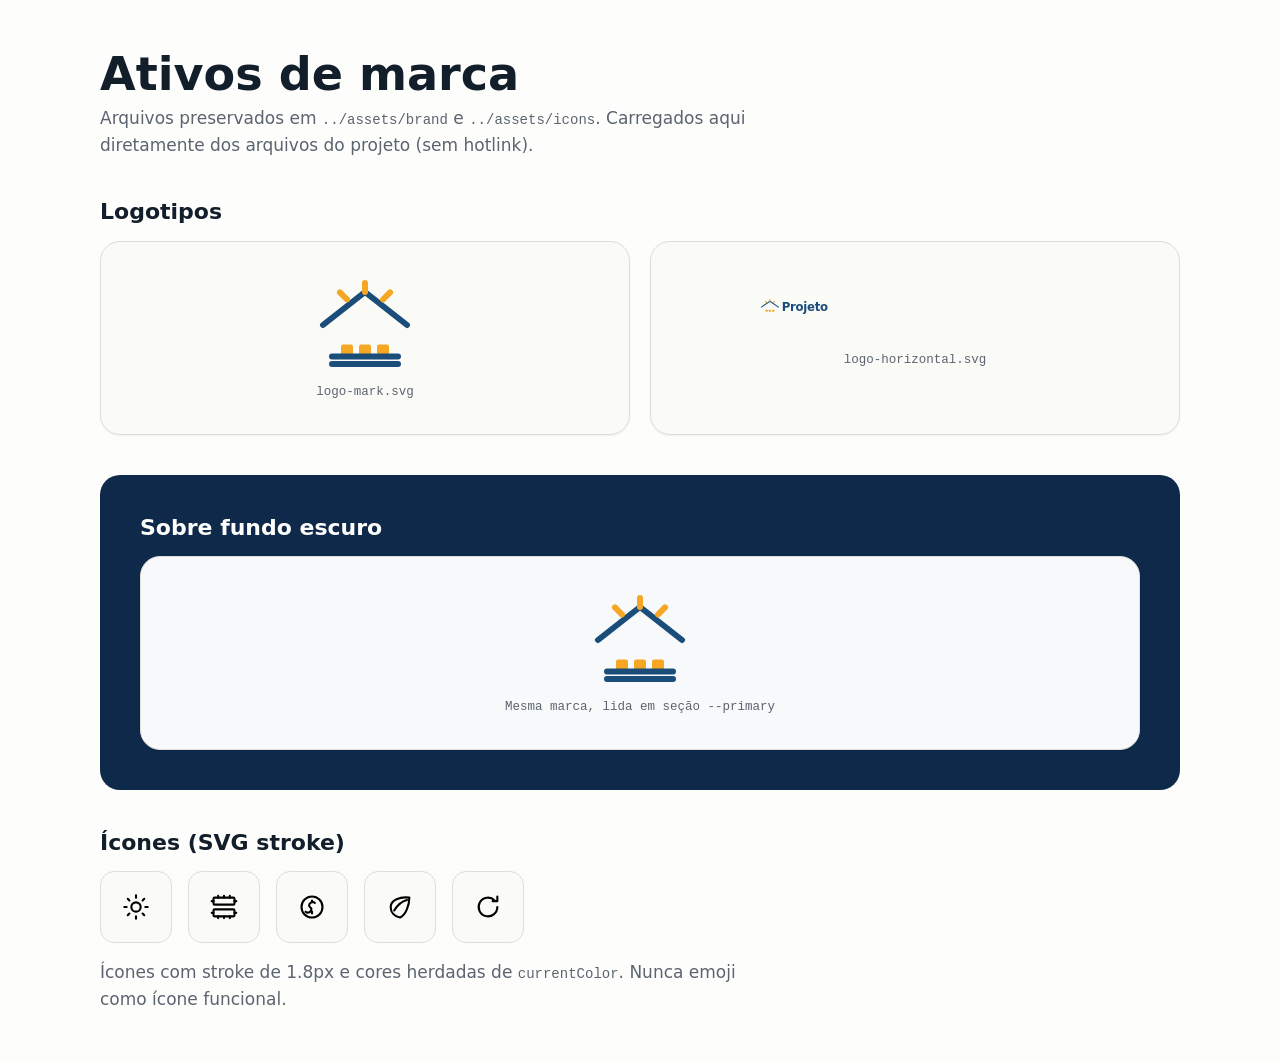
<file: preview/brand.html>
<!doctype html>
<html lang="pt-BR">
<head>
<meta charset="utf-8">
<meta name="viewport" content="width=device-width, initial-scale=1">
<title>Preview — Ativos de marca | Projeto Solar</title>
<link rel="stylesheet" href="../colors_and_type.css">
<style>
  body { font-family: var(--font-body); color: var(--fg); background: var(--bg); margin: 0; padding: 48px clamp(24px,4vw,48px); }
  .wrap { max-width: 1080px; margin-inline: auto; }
  .stack { display: grid; gap: 40px; }
  h1 { font-family: var(--font-display); font-size: clamp(30px,3.6vw,48px); margin-bottom: 4px; }
  .lede { color: var(--muted); max-width: 680px; line-height: 1.6; }
  h2 { font-family: var(--font-display); font-size: 22px; margin-bottom: 16px; }
  .assets { display: grid; grid-template-columns: repeat(auto-fit, minmax(280px,1fr)); gap: 20px; }
  .asset { border: 1px solid var(--border); border-radius: var(--radius-lg); background: var(--surface); padding: 32px; display: grid; place-items: center; gap: 12px; box-shadow: var(--shadow-sm); }
  .asset img { display: block; }
  .asset__name { font-family: var(--font-mono); font-size: 12.5px; color: var(--muted); text-align: center; }
  .icons { display: flex; flex-wrap: wrap; gap: 16px; }
  .icon { width: 72px; height: 72px; display: grid; place-items: center; border: 1px solid var(--border); border-radius: var(--radius-md); background: var(--surface); color: var(--primary); }
  .icon--accent { color: var(--accent); }
  .icon--success { color: var(--success); }
  .dark { background: var(--primary); border-radius: var(--radius-lg); padding: 40px; }
  .dark h2 { color: var(--on-primary); }
  .dark .asset { background: oklch(0.98 0.004 255); }
</style>
</head>
<body>
<div class="wrap stack">
  <header>
    <h1>Ativos de marca</h1>
    <p class="lede">Arquivos preservados em <code class="t-mono-sm">../assets/brand</code> e <code class="t-mono-sm">../assets/icons</code>. Carregados aqui diretamente dos arquivos do projeto (sem hotlink).</p>
  </header>

  <section>
    <h2>Logotipos</h2>
    <div class="assets">
      <div class="asset">
        <img src="../assets/brand/logo-mark.svg" width="96" height="96" alt="Marcador: sol sobre telhado fotovoltaico">
        <div class="asset__name">logo-mark.svg</div>
      </div>
      <div class="asset" style="display:block;text-align:center">
        <img src="../assets/brand/logo-horizontal.svg" width="320" height="64" alt="Projeto Solar — logotipo horizontal" style="margin-inline:auto">
        <div class="asset__name" style="margin-top:12px">logo-horizontal.svg</div>
      </div>
    </div>
  </section>

  <section class="dark">
    <h2>Sobre fundo escuro</h2>
    <div class="asset" style="display:block;text-align:center;background:oklch(0.98 0.004 255)">
      <img src="../assets/brand/logo-mark.svg" width="96" height="96" alt="Marcador em superfície clara sobre seção escura" style="margin-inline:auto">
      <div class="asset__name" style="margin-top:12px">Mesma marca, lida em seção <code>--primary</code></div>
    </div>
  </section>

  <section>
    <h2>Ícones (SVG stroke)</h2>
    <div class="icons">
      <div class="icon"><img src="../assets/icons/sun.svg" width="28" height="28" alt="Sol"></div>
      <div class="icon"><img src="../assets/icons/solar-panel.svg" width="28" height="28" alt="Painel fotovoltaico"></div>
      <div class="icon icon--accent"><img src="../assets/icons/coin.svg" width="28" height="28" alt="Moeda"></div>
      <div class="icon icon--success"><img src="../assets/icons/leaf.svg" width="28" height="28" alt="Folha"></div>
      <div class="icon"><img src="../assets/icons/recurring.svg" width="28" height="28" alt="Retorno"></div>
    </div>
    <p class="lede" style="margin-top:16px">Ícones com stroke de 1.8px e cores herdadas de <code class="t-mono-sm">currentColor</code>. Nunca emoji como ícone funcional.</p>
  </section>
</div>
</body>
</html>
</file>
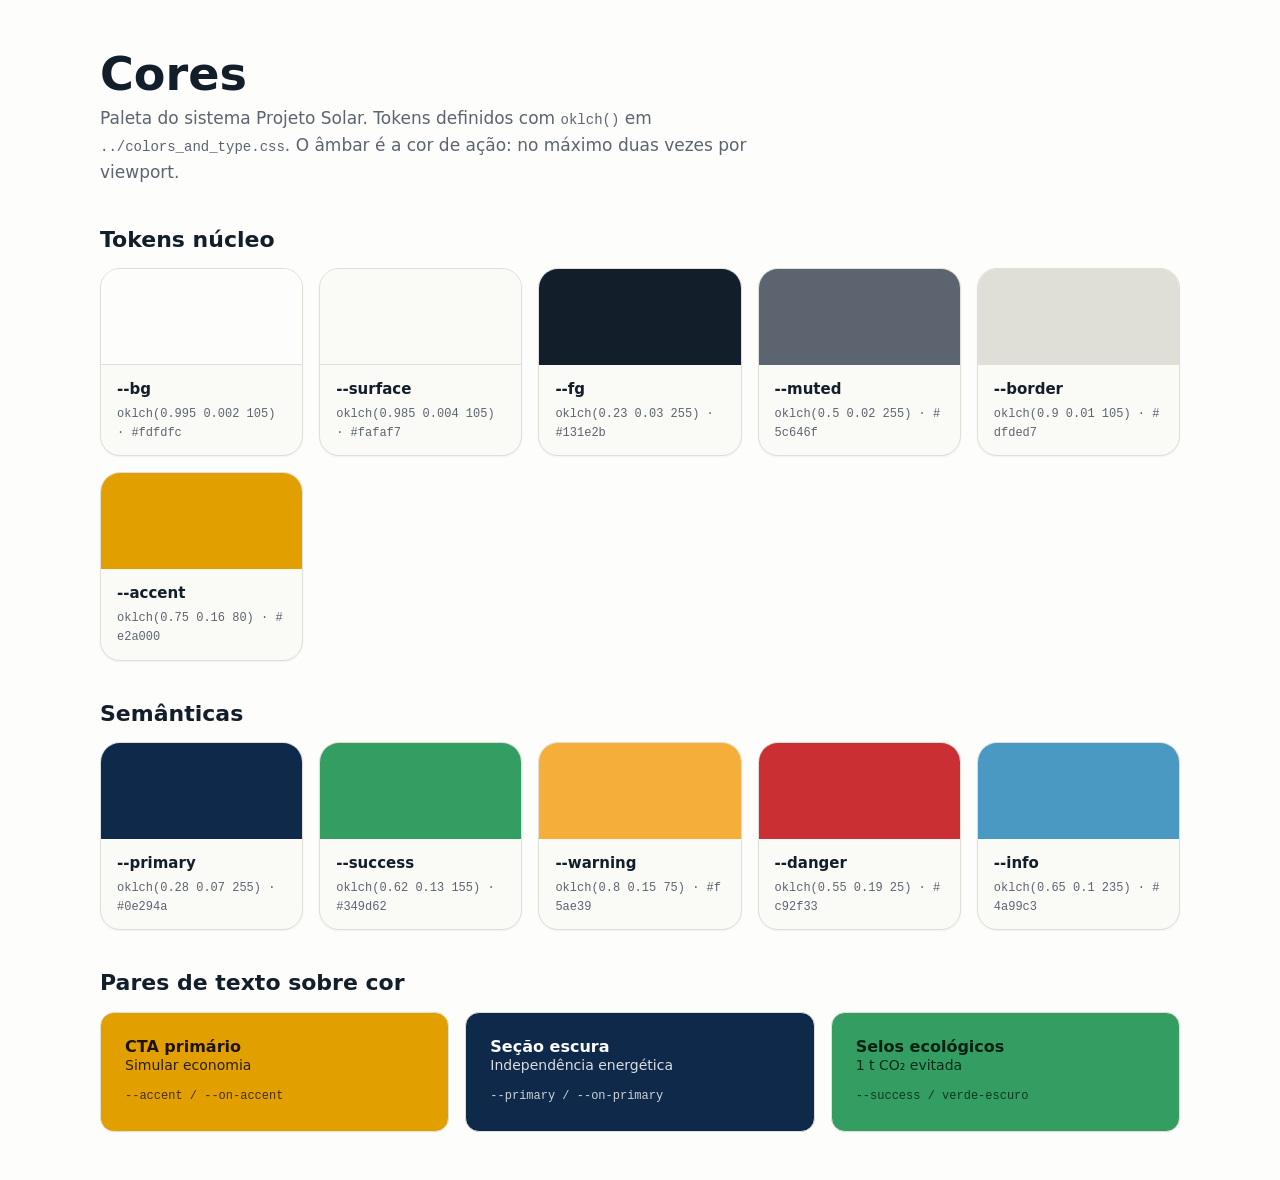
<file: preview/colors-primary.html>
<!doctype html>
<html lang="pt-BR">
<head>
<meta charset="utf-8">
<meta name="viewport" content="width=device-width, initial-scale=1">
<title>Preview — Cores | Projeto Solar</title>
<link rel="stylesheet" href="../colors_and_type.css">
<style>
  body { font-family: var(--font-body); color: var(--fg); background: var(--bg); margin: 0; padding: 48px clamp(24px,4vw,48px); }
  .wrap { max-width: 1080px; margin-inline: auto; }
  .stack { display: grid; gap: 40px; }
  h1 { font-family: var(--font-display); font-size: clamp(30px,3.6vw,48px); margin-bottom: 4px; }
  .lede { color: var(--muted); max-width: 680px; line-height: 1.6; }
  h2 { font-family: var(--font-display); font-size: 22px; margin-bottom: 16px; }
  .swatches { display: grid; grid-template-columns: repeat(auto-fill, minmax(200px, 1fr)); gap: 16px; }
  .swatch { border: 1px solid var(--border); border-radius: var(--radius-lg); overflow: hidden; background: var(--surface); box-shadow: var(--shadow-sm); }
  .swatch__chip { height: 96px; }
  .swatch__meta { padding: 12px 16px; }
  .swatch__name { font-weight: 600; font-size: 15px; }
  .swatch__value { font-family: var(--font-mono); font-size: 12px; color: var(--muted); margin-top: 4px; word-break: break-all; }
  .pairs { display: grid; grid-template-columns: repeat(auto-fill, minmax(260px, 1fr)); gap: 16px; }
  .pair { border: 1px solid var(--border); border-radius: var(--radius-md); padding: 24px; }
  .pair__label { font-family: var(--font-mono); font-size: 12px; margin-top: 12px; }
</style>
</head>
<body>
<div class="wrap stack">
  <header>
    <h1>Cores</h1>
    <p class="lede">Paleta do sistema Projeto Solar. Tokens definidos com <code class="t-mono-sm">oklch()</code> em <code class="t-mono-sm">../colors_and_type.css</code>. O âmbar é a cor de ação: no máximo duas vezes por viewport.</p>
  </header>

  <section>
    <h2>Tokens núcleo</h2>
    <div class="swatches">
      <div class="swatch"><div class="swatch__chip" style="background:var(--bg);border-bottom:1px solid var(--border)"></div><div class="swatch__meta"><div class="swatch__name">--bg</div><div class="swatch__value">oklch(0.995 0.002 105) · #fdfdfc</div></div></div>
      <div class="swatch"><div class="swatch__chip" style="background:var(--surface);border-bottom:1px solid var(--border)"></div><div class="swatch__meta"><div class="swatch__name">--surface</div><div class="swatch__value">oklch(0.985 0.004 105) · #fafaf7</div></div></div>
      <div class="swatch"><div class="swatch__chip" style="background:var(--fg)"></div><div class="swatch__meta"><div class="swatch__name">--fg</div><div class="swatch__value">oklch(0.23 0.03 255) · #131e2b</div></div></div>
      <div class="swatch"><div class="swatch__chip" style="background:var(--muted)"></div><div class="swatch__meta"><div class="swatch__name">--muted</div><div class="swatch__value">oklch(0.5 0.02 255) · #5c646f</div></div></div>
      <div class="swatch"><div class="swatch__chip" style="background:var(--border)"></div><div class="swatch__meta"><div class="swatch__name">--border</div><div class="swatch__value">oklch(0.9 0.01 105) · #dfded7</div></div></div>
      <div class="swatch"><div class="swatch__chip" style="background:var(--accent)"></div><div class="swatch__meta"><div class="swatch__name">--accent</div><div class="swatch__value">oklch(0.75 0.16 80) · #e2a000</div></div></div>
    </div>
  </section>

  <section>
    <h2>Semânticas</h2>
    <div class="swatches">
      <div class="swatch"><div class="swatch__chip" style="background:var(--primary)"></div><div class="swatch__meta"><div class="swatch__name">--primary</div><div class="swatch__value">oklch(0.28 0.07 255) · #0e294a</div></div></div>
      <div class="swatch"><div class="swatch__chip" style="background:var(--success)"></div><div class="swatch__meta"><div class="swatch__name">--success</div><div class="swatch__value">oklch(0.62 0.13 155) · #349d62</div></div></div>
      <div class="swatch"><div class="swatch__chip" style="background:var(--warning)"></div><div class="swatch__meta"><div class="swatch__name">--warning</div><div class="swatch__value">oklch(0.8 0.15 75) · #f5ae39</div></div></div>
      <div class="swatch"><div class="swatch__chip" style="background:var(--danger)"></div><div class="swatch__meta"><div class="swatch__name">--danger</div><div class="swatch__value">oklch(0.55 0.19 25) · #c92f33</div></div></div>
      <div class="swatch"><div class="swatch__chip" style="background:var(--info)"></div><div class="swatch__meta"><div class="swatch__name">--info</div><div class="swatch__value">oklch(0.65 0.1 235) · #4a99c3</div></div></div>
    </div>
  </section>

  <section>
    <h2>Pares de texto sobre cor</h2>
    <div class="pairs">
      <div class="pair" style="background:var(--accent)"><div class="t-label-lg" style="color:var(--on-accent)">CTA primário</div><div class="t-caption" style="color:var(--on-accent);opacity:.92">Simular economia</div><div class="pair__label" style="color:var(--on-accent);opacity:.8">--accent / --on-accent</div></div>
      <div class="pair" style="background:var(--primary)"><div class="t-label-lg" style="color:var(--on-primary)">Seção escura</div><div class="t-caption" style="color:var(--on-primary);opacity:.85">Independência energética</div><div class="pair__label" style="color:var(--on-primary);opacity:.8">--primary / --on-primary</div></div>
      <div class="pair" style="background:var(--success)"><div class="t-label-lg" style="color:oklch(0.22 0.05 155)">Selos ecológicos</div><div class="t-caption" style="color:oklch(0.22 0.05 155);opacity:.9">1 t CO₂ evitada</div><div class="pair__label" style="color:oklch(0.22 0.05 155);opacity:.8">--success / verde-escuro</div></div>
    </div>
  </section>
</div>
</body>
</html>
</file>
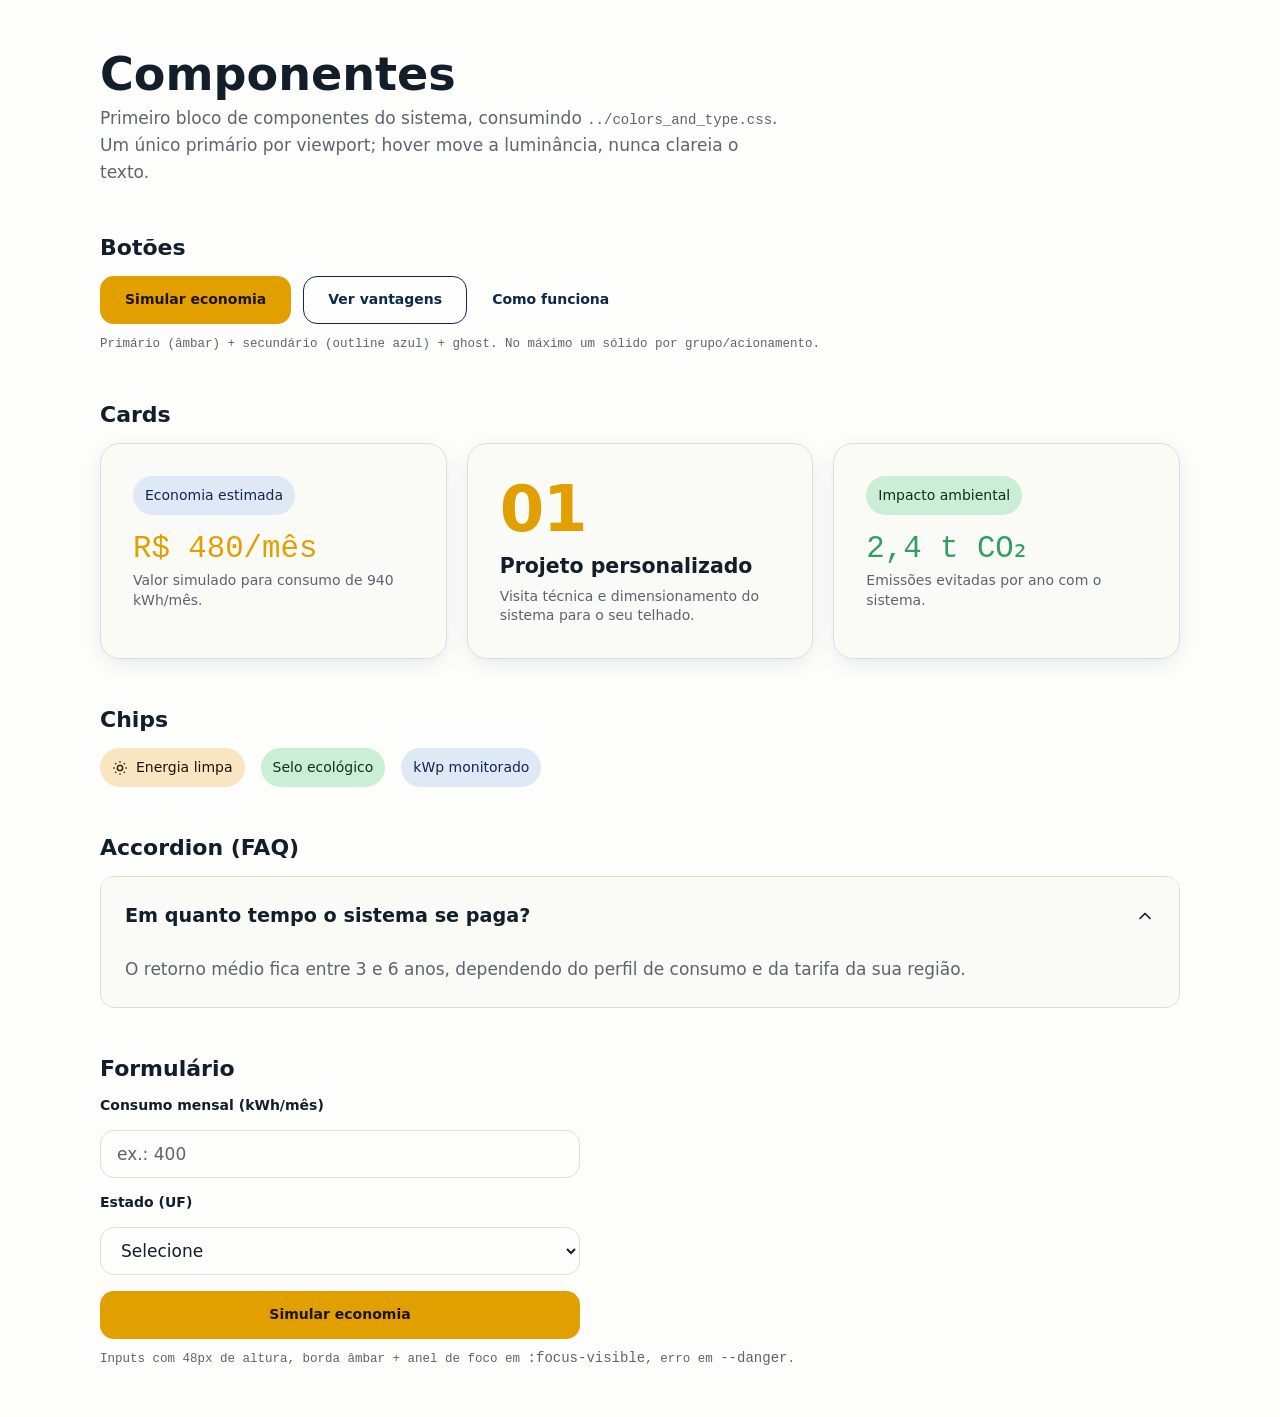
<file: preview/components-buttons.html>
<!doctype html>
<html lang="pt-BR">
<head>
<meta charset="utf-8">
<meta name="viewport" content="width=device-width, initial-scale=1">
<title>Preview — Componentes | Projeto Solar</title>
<link rel="stylesheet" href="../colors_and_type.css">
<style>
  body { font-family: var(--font-body); color: var(--fg); background: var(--bg); margin: 0; padding: 48px clamp(24px,4vw,48px); }
  .wrap { max-width: 1080px; margin-inline: auto; }
  .stack { display: grid; gap: 48px; }
  h1 { font-family: var(--font-display); font-size: clamp(30px,3.6vw,48px); margin-bottom: 4px; }
  .lede { color: var(--muted); max-width: 680px; line-height: 1.6; }
  h2 { font-family: var(--font-display); font-size: 22px; margin-bottom: 16px; }
  .demo { display: flex; flex-wrap: wrap; gap: 16px; align-items: center; }
  .btns { display: flex; flex-wrap: wrap; gap: 12px; }
  .cards { display: grid; grid-template-columns: repeat(auto-fit, minmax(240px,1fr)); gap: 20px; }
  .note { font-family: var(--font-mono); font-size: 12.5px; color: var(--muted); margin-top: 10px; }
</style>
</head>
<body>
<div class="wrap stack">
  <header>
    <h1>Componentes</h1>
    <p class="lede">Primeiro bloco de componentes do sistema, consumindo <code class="t-mono-sm">../colors_and_type.css</code>. Um único primário por viewport; hover move a luminância, nunca clareia o texto.</p>
  </header>

  <section>
    <h2>Botões</h2>
    <div class="btns">
      <a class="btn btn--primary" data-od-id="btn-primary">Simular economia</a>
      <a class="btn btn--secondary" data-od-id="btn-secondary">Ver vantagens</a>
      <a class="btn btn--ghost" data-od-id="btn-ghost">Como funciona</a>
    </div>
    <p class="note">Primário (âmbar) + secundário (outline azul) + ghost. No máximo um sólido por grupo/acionamento.</p>
  </section>

  <section>
    <h2>Cards</h2>
    <div class="cards">
      <div class="card" data-od-id="card-economia">
        <span class="chip chip--primary">Economia estimada</span>
        <p class="t-mono-lg t-accent" style="margin:16px 0 4px">R$ 480/mês</p>
        <p class="t-caption t-muted">Valor simulado para consumo de 940 kWh/mês.</p>
      </div>
      <div class="card" data-od-id="card-etapa">
        <span class="t-display-xl t-accent">01</span>
        <p class="t-heading-3" style="margin:12px 0 8px">Projeto personalizado</p>
        <p class="t-caption t-muted">Visita técnica e dimensionamento do sistema para o seu telhado.</p>
      </div>
      <div class="card" data-od-id="card-impacto">
        <span class="chip chip--success">Impacto ambiental</span>
        <p class="t-mono-lg t-success" style="margin:16px 0 4px">2,4 t CO₂</p>
        <p class="t-caption t-muted">Emissões evitadas por ano com o sistema.</p>
      </div>
    </div>
  </section>

  <section>
    <h2>Chips</h2>
    <div class="demo">
      <span class="chip"><svg viewBox="0 0 24 24" width="16" height="16" fill="none" stroke="currentColor" stroke-width="2"><circle cx="12" cy="12" r="4"/><path d="M12 2v2M12 20v2M4.9 4.9l1.4 1.4M17.7 17.7l1.4 1.4M2 12h2M20 12h2M4.9 19.1l1.4-1.4M17.7 6.3l1.4-1.4"/></svg>Energia limpa</span>
      <span class="chip chip--success">Selo ecológico</span>
      <span class="chip chip--primary">kWp monitorado</span>
    </div>
  </section>

  <section>
    <h2>Accordion (FAQ)</h2>
    <details class="accordion" data-od-id="accordion-faq" open>
      <summary class="accordion__header">Em quanto tempo o sistema se paga?
        <svg class="accordion__chevron" viewBox="0 0 24 24" width="20" height="20" fill="none" stroke="var(--fg)" stroke-width="2" stroke-linecap="round" stroke-linejoin="round"><path d="m6 9 6 6 6-6"/></svg>
      </summary>
      <div class="accordion__body">O retorno médio fica entre 3 e 6 anos, dependendo do perfil de consumo e da tarifa da sua região.</div>
    </details>
  </section>

  <section>
    <h2>Formulário</h2>
    <div style="display:grid;gap:16px;max-width:480px">
      <label class="t-label" for="pd-consumo">Consumo mensal (kWh/mês)</label>
      <input class="input" id="pd-consumo" type="text" inputmode="numeric" placeholder="ex.: 400" data-od-id="input-consumo">
      <label class="t-label" for="pd-uf">Estado (UF)</label>
      <select class="input" id="pd-uf" data-od-id="select-uf">
        <option value="">Selecione</option>
        <option value="SP">SP</option>
        <option value="RJ">RJ</option>
        <option value="MG">MG</option>
        <option value="RS">RS</option>
      </select>
      <a class="btn btn--primary btn--block" data-od-id="btn-simular">Simular economia</a>
      <p class="field-error" style="display:none" id="pd-err">Informe o consumo para continuar.</p>
    </div>
    <p class="note">Inputs com 48px de altura, borda âmbar + anel de foco em <code class="t-mono-sm">:focus-visible</code>, erro em <code class="t-mono-sm">--danger</code>.</p>
  </section>
</div>
</body>
</html>
</file>
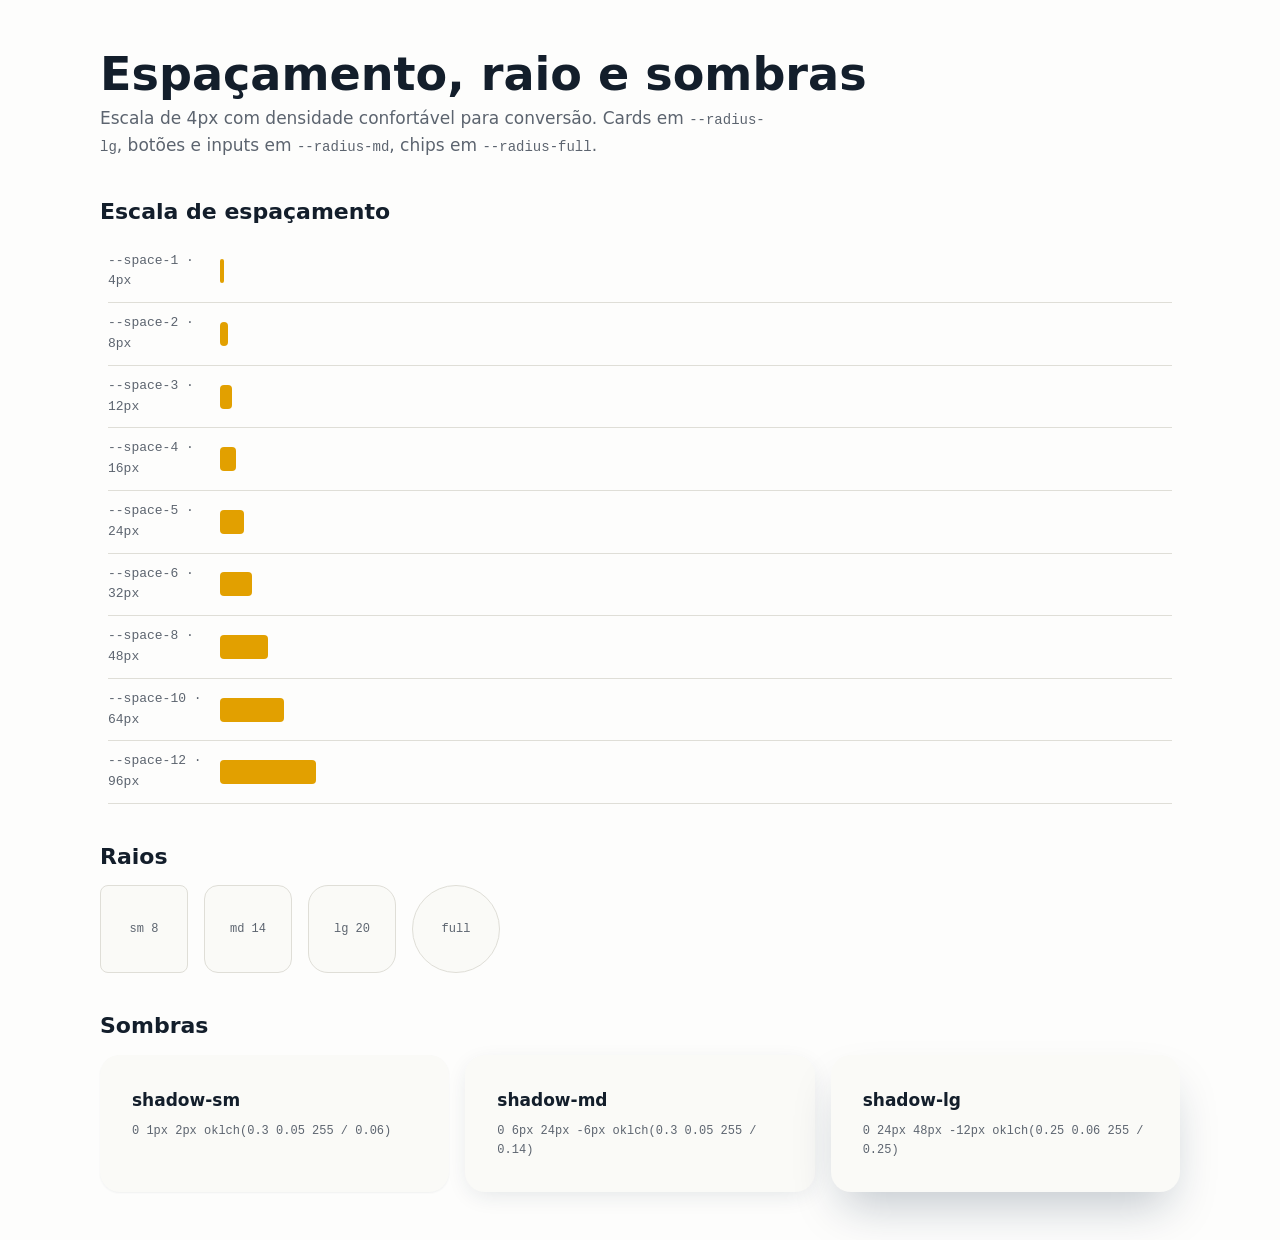
<file: preview/spacing-tokens.html>
<!doctype html>
<html lang="pt-BR">
<head>
<meta charset="utf-8">
<meta name="viewport" content="width=device-width, initial-scale=1">
<title>Preview — Espaçamento, raio e sombras | Projeto Solar</title>
<link rel="stylesheet" href="../colors_and_type.css">
<style>
  body { font-family: var(--font-body); color: var(--fg); background: var(--bg); margin: 0; padding: 48px clamp(24px,4vw,48px); }
  .wrap { max-width: 1080px; margin-inline: auto; }
  .stack { display: grid; gap: 40px; }
  h1 { font-family: var(--font-display); font-size: clamp(30px,3.6vw,48px); margin-bottom: 4px; }
  .lede { color: var(--muted); max-width: 680px; line-height: 1.6; }
  h2 { font-family: var(--font-display); font-size: 22px; margin-bottom: 16px; }
  .row { display: grid; grid-template-columns: 96px 1fr; align-items: center; gap: 16px; border-bottom: 1px solid var(--border); padding: 10px 0; }
  .row span { font-family: var(--font-mono); font-size: 13px; color: var(--muted); }
  .bar { background: var(--accent); border-radius: 4px; height: 24px; }
  .chips { display: flex; flex-wrap: wrap; gap: 16px; }
  .radius { width: 88px; height: 88px; background: var(--surface); border: 1px solid var(--border); display: grid; place-items: center; font-family: var(--font-mono); font-size: 12px; color: var(--muted); }
  .shadows { display: grid; grid-template-columns: repeat(auto-fit, minmax(240px,1fr)); gap: 16px; }
  .shadow-demo { border-radius: var(--radius-lg); background: var(--surface); padding: 32px; font-weight: 600; }
  .shadow-demo p { font-family: var(--font-mono); font-size: 12px; color: var(--muted); margin-top: 8px; font-weight: 400; }
</style>
</head>
<body>
<div class="wrap stack">
  <header>
    <h1>Espaçamento, raio e sombras</h1>
    <p class="lede">Escala de 4px com densidade confortável para conversão. Cards em <code class="t-mono-sm">--radius-lg</code>, botões e inputs em <code class="t-mono-sm">--radius-md</code>, chips em <code class="t-mono-sm">--radius-full</code>.</p>
  </header>

  <section>
    <h2>Escala de espaçamento</h2>
    <div style="padding:0 8px">
      <div class="row"><span>--space-1 · 4px</span><div class="bar" style="width:4px"></div></div>
      <div class="row"><span>--space-2 · 8px</span><div class="bar" style="width:8px"></div></div>
      <div class="row"><span>--space-3 · 12px</span><div class="bar" style="width:12px"></div></div>
      <div class="row"><span>--space-4 · 16px</span><div class="bar" style="width:16px"></div></div>
      <div class="row"><span>--space-5 · 24px</span><div class="bar" style="width:24px"></div></div>
      <div class="row"><span>--space-6 · 32px</span><div class="bar" style="width:32px"></div></div>
      <div class="row"><span>--space-8 · 48px</span><div class="bar" style="width:48px"></div></div>
      <div class="row"><span>--space-10 · 64px</span><div class="bar" style="width:64px"></div></div>
      <div class="row"><span>--space-12 · 96px</span><div class="bar" style="width:96px"></div></div>
    </div>
  </section>

  <section>
    <h2>Raios</h2>
    <div class="chips">
      <div class="radius" style="border-radius:var(--radius-sm)">sm 8</div>
      <div class="radius" style="border-radius:var(--radius-md)">md 14</div>
      <div class="radius" style="border-radius:var(--radius-lg)">lg 20</div>
      <div class="radius" style="border-radius:var(--radius-full)">full</div>
    </div>
  </section>

  <section>
    <h2>Sombras</h2>
    <div class="shadows">
      <div class="shadow-demo" style="box-shadow:var(--shadow-sm)">shadow-sm<p>0 1px 2px oklch(0.3 0.05 255 / 0.06)</p></div>
      <div class="shadow-demo" style="box-shadow:var(--shadow-md)">shadow-md<p>0 6px 24px -6px oklch(0.3 0.05 255 / 0.14)</p></div>
      <div class="shadow-demo" style="box-shadow:var(--shadow-lg)">shadow-lg<p>0 24px 48px -12px oklch(0.25 0.06 255 / 0.25)</p></div>
    </div>
  </section>
</div>
</body>
</html>
</file>
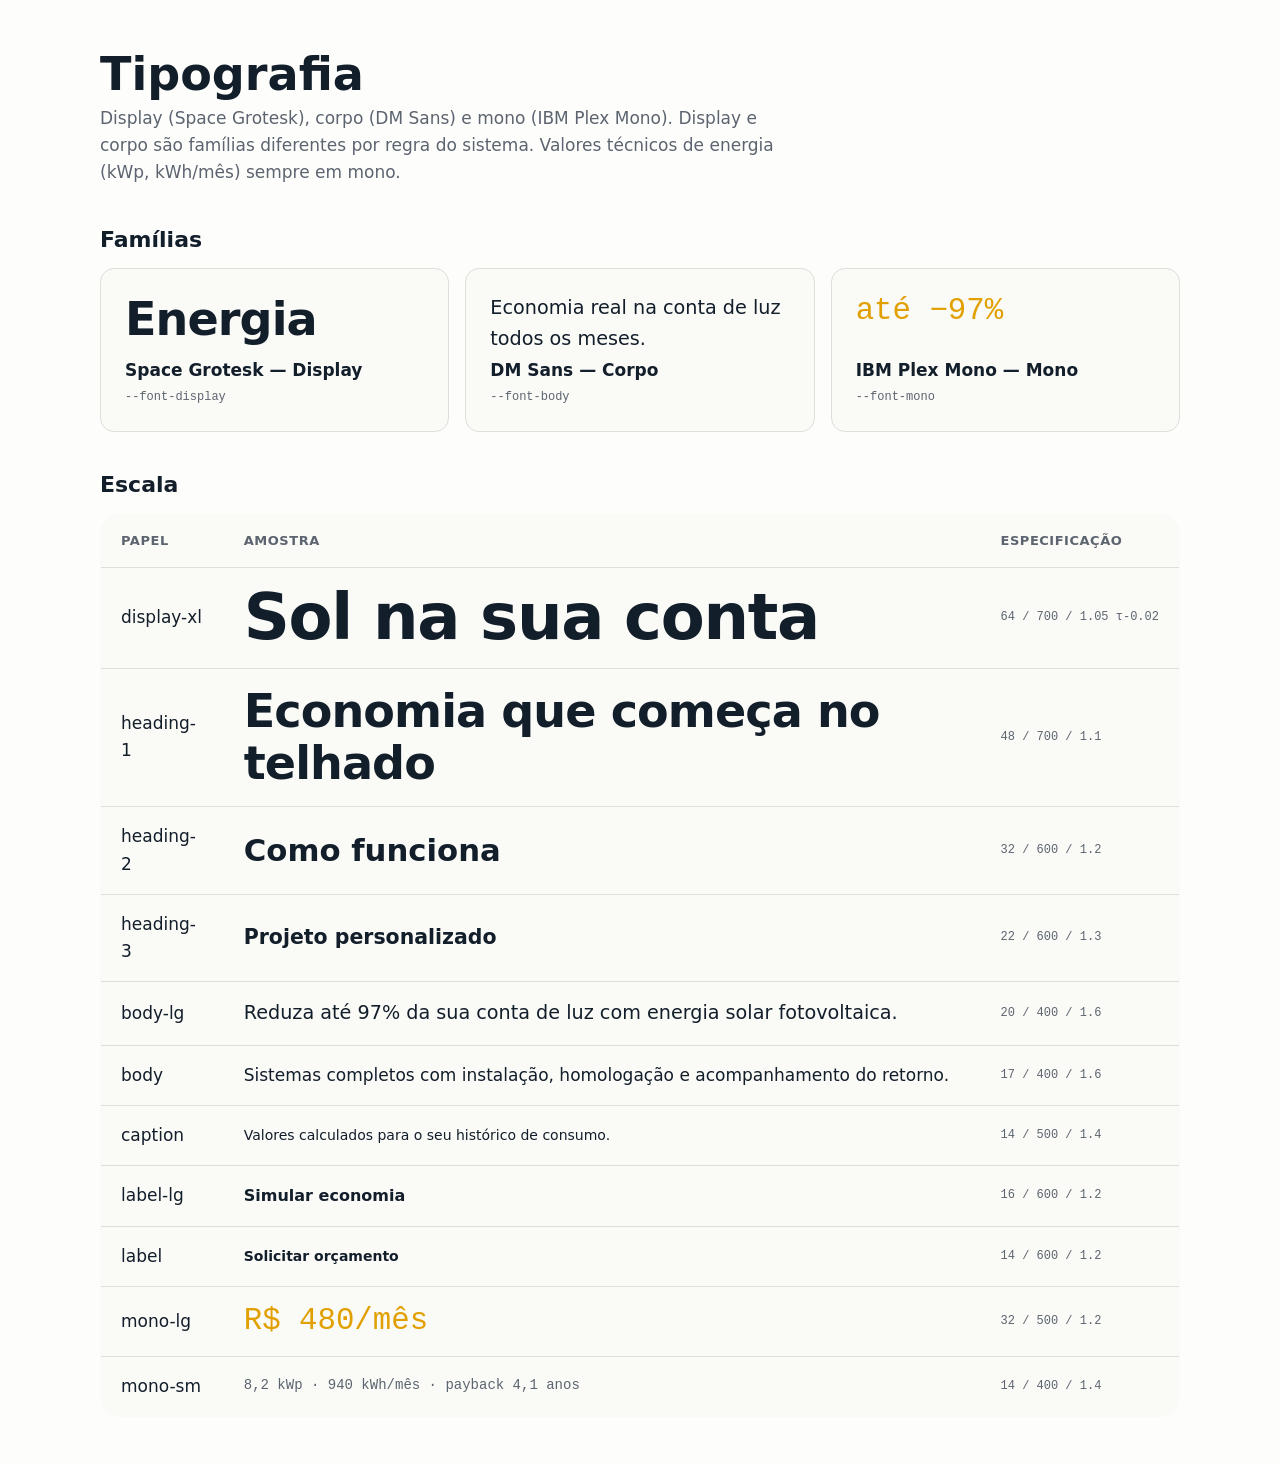
<file: preview/typography-specimens.html>
<!doctype html>
<html lang="pt-BR">
<head>
<meta charset="utf-8">
<meta name="viewport" content="width=device-width, initial-scale=1">
<title>Preview — Tipografia | Projeto Solar</title>
<link rel="stylesheet" href="../colors_and_type.css">
<style>
  body { font-family: var(--font-body); color: var(--fg); background: var(--bg); margin: 0; padding: 48px clamp(24px,4vw,48px); }
  .wrap { max-width: 1080px; margin-inline: auto; }
  .stack { display: grid; gap: 40px; }
  h1 { font-family: var(--font-display); font-size: clamp(30px,3.6vw,48px); margin-bottom: 4px; }
  .lede { color: var(--muted); max-width: 680px; line-height: 1.6; }
  h2 { font-family: var(--font-display); font-size: 22px; margin-bottom: 16px; }
  table { width: 100%; border-collapse: collapse; background: var(--surface); border: 1px solid var(--border); border-radius: var(--radius-lg); overflow: hidden; }
  th, td { text-align: left; padding: 16px 20px; border-bottom: 1px solid var(--border); }
  th { font-size: 13px; font-weight: 600; color: var(--muted); text-transform: uppercase; letter-spacing: .04em; }
  tr:last-child td { border-bottom: 0; }
  .spec { font-family: var(--font-mono); font-size: 12px; color: var(--muted); white-space: nowrap; }
  .families { display: grid; grid-template-columns: repeat(auto-fit, minmax(280px,1fr)); gap: 16px; }
  .family { border: 1px solid var(--border); border-radius: var(--radius-md); padding: 24px; background: var(--surface); }
  .family__story { height: 52px; overflow: hidden; }
  .family__name { font-weight: 600; margin-top: 12px; }
  .family__stack { font-family: var(--font-mono); font-size: 12px; color: var(--muted); margin-top: 4px; }
</style>
</head>
<body>
<div class="wrap stack">
  <header>
    <h1>Tipografia</h1>
    <p class="lede">Display (Space Grotesk), corpo (DM Sans) e mono (IBM Plex Mono). Display e corpo são famílias diferentes por regra do sistema. Valores técnicos de energia (kWp, kWh/mês) sempre em mono.</p>
  </header>

  <section>
    <h2>Famílias</h2>
    <div class="families">
      <div class="family">
        <div class="family__story t-heading-1">Energia limpa</div>
        <div class="family__name">Space Grotesk — Display</div>
        <div class="family__stack">--font-display</div>
      </div>
      <div class="family">
        <div class="family__story t-body-lg">Economia real na conta de luz todos os meses.</div>
        <div class="family__name">DM Sans — Corpo</div>
        <div class="family__stack">--font-body</div>
      </div>
      <div class="family">
        <div class="family__story t-mono-lg" style="color:var(--accent)">até −97%</div>
        <div class="family__name">IBM Plex Mono — Mono</div>
        <div class="family__stack">--font-mono</div>
      </div>
    </div>
  </section>

  <section>
    <h2>Escala</h2>
    <table>
      <thead><tr><th>Papel</th><th style="min-width:420px">Amostra</th><th>Especificação</th></tr></thead>
      <tbody>
        <tr><td>display-xl</td><td class="t-display-xl">Sol na sua conta</td><td class="spec">64 / 700 / 1.05 τ-0.02</td></tr>
        <tr><td>heading-1</td><td class="t-heading-1">Economia que começa no telhado</td><td class="spec">48 / 700 / 1.1</td></tr>
        <tr><td>heading-2</td><td class="t-heading-2">Como funciona</td><td class="spec">32 / 600 / 1.2</td></tr>
        <tr><td>heading-3</td><td class="t-heading-3">Projeto personalizado</td><td class="spec">22 / 600 / 1.3</td></tr>
        <tr><td>body-lg</td><td class="t-body-lg">Reduza até 97% da sua conta de luz com energia solar fotovoltaica.</td><td class="spec">20 / 400 / 1.6</td></tr>
        <tr><td>body</td><td class="t-body">Sistemas completos com instalação, homologação e acompanhamento do retorno.</td><td class="spec">17 / 400 / 1.6</td></tr>
        <tr><td>caption</td><td class="t-caption">Valores calculados para o seu histórico de consumo.</td><td class="spec">14 / 500 / 1.4</td></tr>
        <tr><td>label-lg</td><td class="t-label-lg">Simular economia</td><td class="spec">16 / 600 / 1.2</td></tr>
        <tr><td>label</td><td class="t-label">Solicitar orçamento</td><td class="spec">14 / 600 / 1.2</td></tr>
        <tr><td>mono-lg</td><td class="t-mono-lg" style="color:var(--accent)">R$ 480/mês</td><td class="spec">32 / 500 / 1.2</td></tr>
        <tr><td>mono-sm</td><td class="t-mono-sm" style="color:var(--muted)">8,2 kWp · 940 kWh/mês · payback 4,1 anos</td><td class="spec">14 / 400 / 1.4</td></tr>
      </tbody>
    </table>
  </section>
</div>
</body>
</html>
</file>
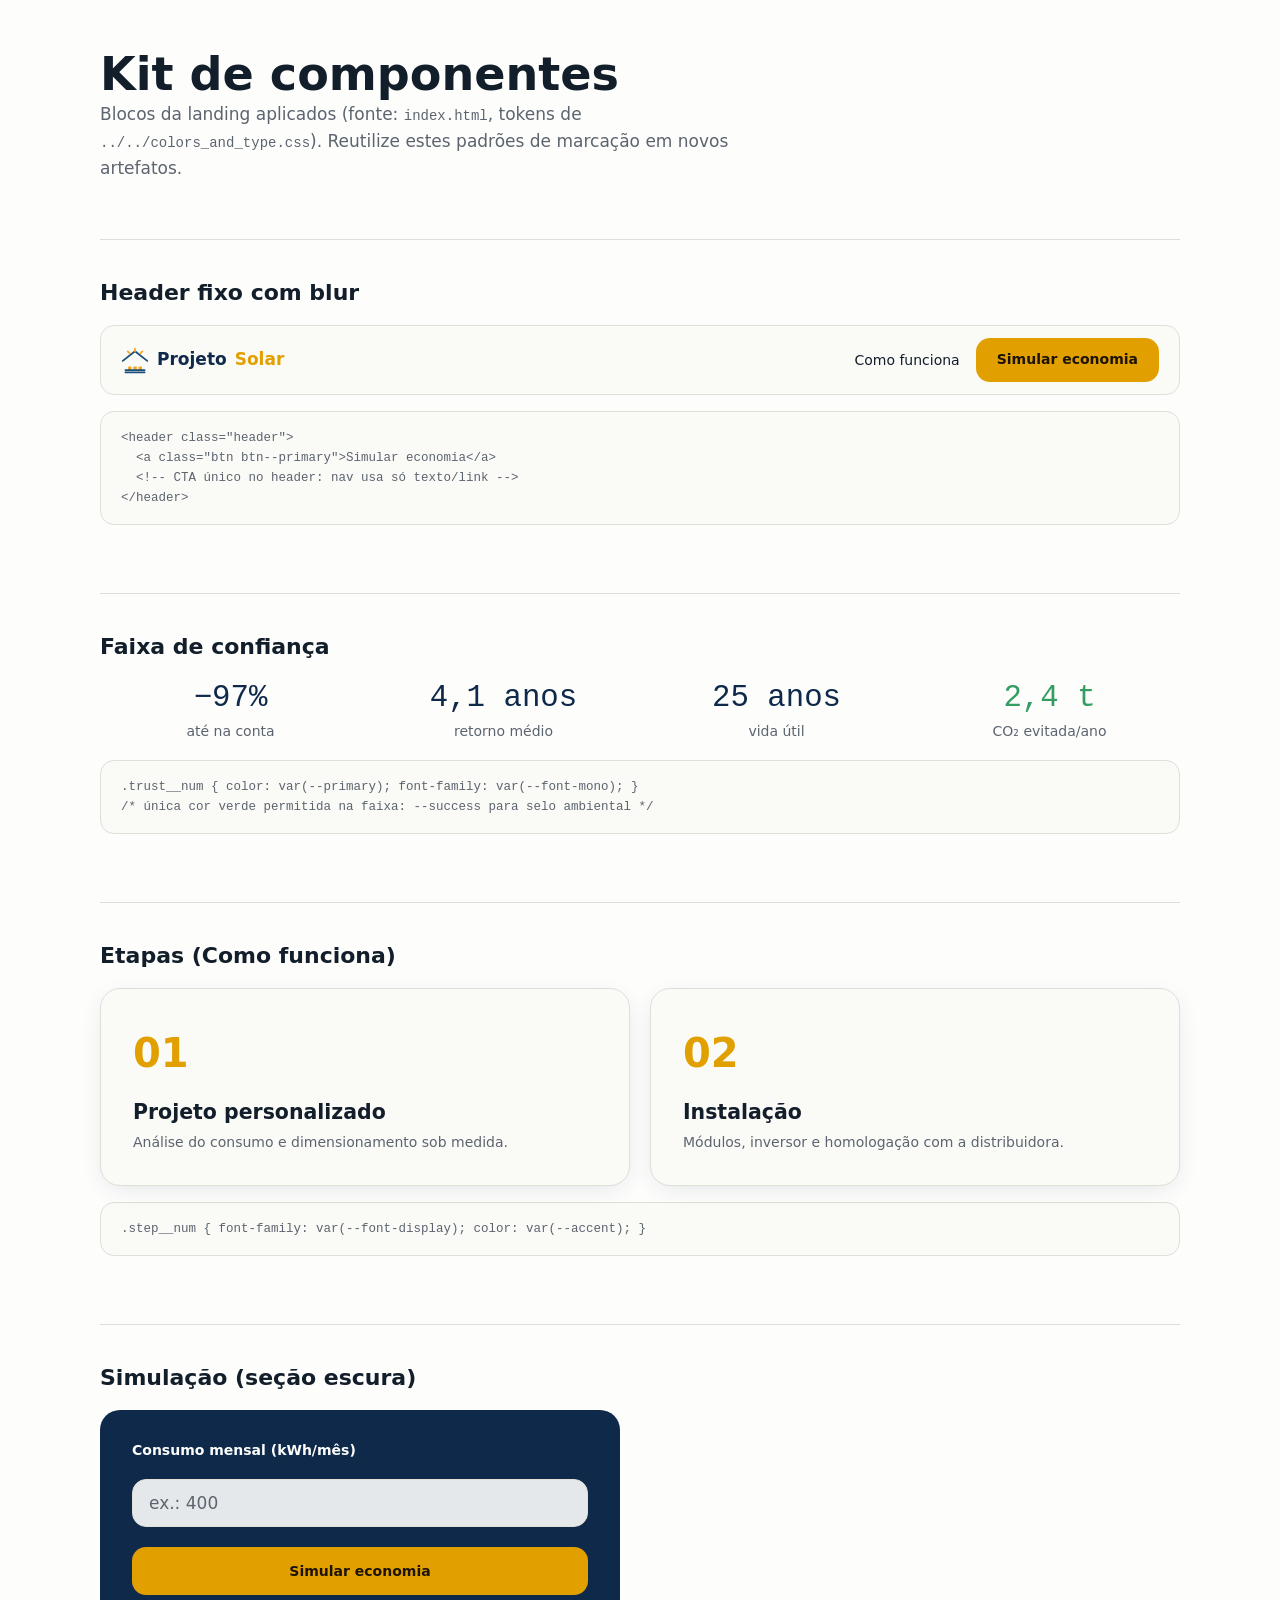
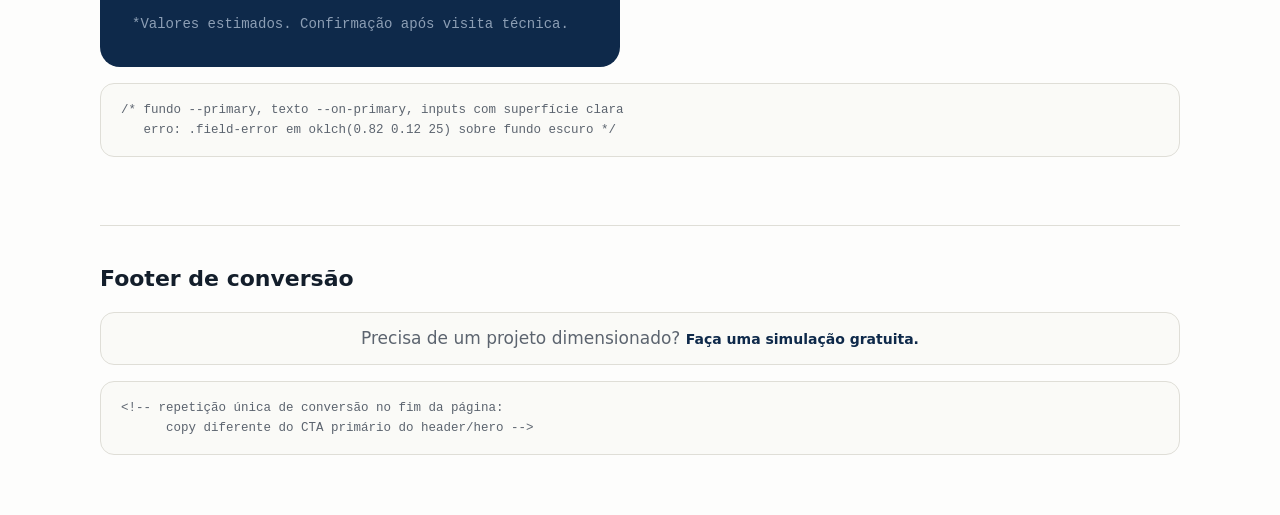
<file: ui_kits/app/components.html>
<!doctype html>
<html lang="pt-BR">
<head>
<meta charset="utf-8">
<meta name="viewport" content="width=device-width, initial-scale=1">
<title>Kit de componentes | Projeto Solar</title>
<link rel="stylesheet" href="../../colors_and_type.css">
<link rel="stylesheet" href="components/index.css">
<style>
  body { font-family: var(--font-body); color: var(--fg); background: var(--bg); margin: 0; padding: 48px clamp(24px,4vw,48px); }
  .wrap { max-width: 1080px; margin-inline: auto; display: grid; gap: 56px; }
  h1 { font-family: var(--font-display); font-size: clamp(30px,3.6vw,48px); margin: 0; }
  h2 { font-family: var(--font-display); font-size: 22px; margin: 0 0 20px; }
  .lede { color: var(--muted); max-width: 680px; line-height: 1.6; }
  .group { border-top: 1px solid var(--border); padding-top: 40px; }
  .row { display: flex; flex-wrap: wrap; gap: 20px; align-items: center; }
  .code { font-family: var(--font-mono); font-size: 12.5px; color: var(--muted); background: var(--surface); border: 1px solid var(--border); border-radius: var(--radius-md); padding: 16px 20px; overflow-x: auto; margin-top: 16px; }
  .inline { display: inline-flex; align-items: center; gap: 8px; }
  .mini-header { display: flex; align-items: center; justify-content: space-between; gap: 16px; border: 1px solid var(--border); border-radius: var(--radius-md); padding: 12px 20px; background: var(--surface); }
  .mini-trust { display: grid; grid-template-columns: repeat(4, 1fr); gap: 12px; }
  @media (max-width: 720px) { .mini-trust { grid-template-columns: 1fr 1fr; } }
  .mini-step { flex: 1 1 200px; }
</style>
</head>
<body>
<div class="wrap">
  <header>
    <h1>Kit de componentes</h1>
    <p class="lede">Blocos da landing aplicados (fonte: <code class="t-mono-sm">index.html</code>, tokens de <code class="t-mono-sm">../../colors_and_type.css</code>). Reutilize estes padrões de marcação em novos artefatos.</p>
  </header>

  <section class="group">
    <h2>Header fixo com blur</h2>
    <div class="mini-header">
      <span class="inline" style="font-family:var(--font-display);font-weight:700;color:var(--primary)"><img src="../../assets/brand/logo-mark.svg" width="28" height="28" alt="">Projeto<span style="color:var(--accent)">Solar</span></span>
      <span class="row" style="gap:16px">
        <a href="#" class="header__link" style="color:var(--fg);text-decoration:none;font-size:14px;font-weight:500">Como funciona</a>
        <a class="btn btn--primary" style="min-height:44px;padding:10px 20px">Simular economia</a>
      </span>
    </div>
    <pre class="code">&lt;header class="header"&gt;
  &lt;a class="btn btn--primary"&gt;Simular economia&lt;/a&gt;
  &lt;!-- CTA único no header: nav usa só texto/link --&gt;
&lt;/header&gt;</pre>
  </section>

  <section class="group">
    <h2>Faixa de confiança</h2>
    <div class="mini-trust">
      <div style="text-align:center"><span class="t-mono-lg" style="color:var(--primary);display:block">−97%</span><span class="t-caption t-muted">até na conta</span></div>
      <div style="text-align:center"><span class="t-mono-lg" style="color:var(--primary);display:block">4,1 anos</span><span class="t-caption t-muted">retorno médio</span></div>
      <div style="text-align:center"><span class="t-mono-lg" style="color:var(--primary);display:block">25 anos</span><span class="t-caption t-muted">vida útil</span></div>
      <div style="text-align:center"><span class="t-mono-lg" style="color:var(--success);display:block">2,4 t</span><span class="t-caption t-muted">CO₂ evitada/ano</span></div>
    </div>
    <pre class="code">.trust__num { color: var(--primary); font-family: var(--font-mono); }
/* única cor verde permitida na faixa: --success para selo ambiental */</pre>
  </section>

  <section class="group">
    <h2>Etapas (Como funciona)</h2>
    <div class="row">
      <div class="card mini-step" data-od-id="kit-etapa-1"><span style="display:block;font-family:var(--font-display);font-size:40px;font-weight:700;color:var(--accent)">01</span><h3 class="t-heading-3" style="margin:16px 0 8px">Projeto personalizado</h3><p class="t-caption t-muted">Análise do consumo e dimensionamento sob medida.</p></div>
      <div class="card mini-step" data-od-id="kit-etapa-2"><span style="display:block;font-family:var(--font-display);font-size:40px;font-weight:700;color:var(--accent)">02</span><h3 class="t-heading-3" style="margin:16px 0 8px">Instalação</h3><p class="t-caption t-muted">Módulos, inversor e homologação com a distribuidora.</p></div>
    </div>
    <pre class="code">.step__num { font-family: var(--font-display); color: var(--accent); }</pre>
  </section>

  <section class="group">
    <h2>Simulação (seção escura)</h2>
    <div style="display:grid;gap:20px;background:var(--primary);border-radius:var(--radius-lg);padding:32px;max-width:520px">
      <label class="t-label" style="color:var(--on-primary)" for="kit-c">Consumo mensal (kWh/mês)</label>
      <input class="input" id="kit-c" type="text" placeholder="ex.: 400" style="background:oklch(0.995 0.002 105 / 0.9)">
      <button class="btn btn--primary btn--block" data-od-id="kit-btn-simular">Simular economia</button>
      <p class="t-mono-sm" style="color:oklch(0.82 0.03 255 / 0.75)">*Valores estimados. Confirmação após visita técnica.</p>
    </div>
    <pre class="code">/* fundo --primary, texto --on-primary, inputs com superfície clara
   erro: .field-error em oklch(0.82 0.12 25) sobre fundo escuro */</pre>
  </section>

  <section class="group">
    <h2>Footer de conversão</h2>
    <div class="mini-header" style="justify-content:center">
      <span class="t-body" style="color:var(--muted)">Precisa de um projeto dimensionado? <a href="#" class="t-label" style="color:var(--primary)">Faça uma simulação gratuita.</a></span>
    </div>
    <pre class="code">&lt;!-- repetição única de conversão no fim da página:
      copy diferente do CTA primário do header/hero --&gt;</pre>
  </section>
</div>
</body>
</html>
</file>
<file: style.css>
/* ==========================================================================
   Projeto Solar — Design System da Landing Page de Energia Solar
   style.css
   --------------------------------------------------------------------------
   Tokens + componentes + responsivo.
   Copiado e adaptado de colors_and_type.css e ui_kits/app/components/*.css
   ========================================================================== */

/* ---- Tokens ------------------------------------------------------------ */

:root {
  --bg: oklch(0.995 0.002 105);
  --surface: oklch(0.985 0.004 105);
  --fg: oklch(0.23 0.03 255);
  --muted: oklch(0.5 0.02 255);
  --border: oklch(0.9 0.01 105);
  --accent: oklch(0.75 0.16 80);

  --primary: oklch(0.28 0.07 255);
  --success: oklch(0.62 0.13 155);
  --warning: oklch(0.8 0.15 75);
  --danger: oklch(0.55 0.19 25);
  --info: oklch(0.65 0.1 235);

  --on-accent: oklch(0.2 0.03 80);
  --on-primary: oklch(0.995 0.002 105);
  --on-accent-hover: oklch(0.18 0.03 80);

  --bg-hex: #fdfdfc;
  --surface-hex: #fafaf7;
  --fg-hex: #131e2b;
  --muted-hex: #5c646f;
  --border-hex: #dfded7;
  --accent-hex: #e2a000;
  --primary-hex: #0e294a;
  --success-hex: #349d62;
  --warning-hex: #f5ae39;
  --danger-hex: #c92f33;
  --info-hex: #4a99c3;
  --on-accent-hex: #1d1406;
  --on-primary-hex: #fdfdfc;
  --on-accent-hover-hex: #181003;

  --font-display: "Space Grotesk", ui-sans-serif, system-ui, -apple-system, "Segoe UI", sans-serif;
  --font-body: "DM Sans", ui-sans-serif, system-ui, -apple-system, "Segoe UI", sans-serif;
  --font-mono: "IBM Plex Mono", ui-monospace, "SFMono-Regular", Menlo, Consolas, monospace;

  --text-display-xl: clamp(36px, 5vw, 64px);
  --text-heading-1: clamp(30px, 3.6vw, 48px);
  --text-heading-2: clamp(24px, 2.4vw, 32px);
  --text-heading-3: clamp(19px, 1.6vw, 22px);
  --text-body-lg: clamp(18px, 1.5vw, 20px);
  --text-body: 17px;
  --text-caption: 14px;
  --text-label-lg: 16px;
  --text-label: 14px;
  --text-mono-lg: clamp(26px, 2.4vw, 32px);
  --text-mono-sm: 14px;

  --leading-display: 1.05;
  --leading-heading: 1.15;
  --leading-body: 1.6;

  --tracking-display: -0.02em;
  --tracking-body: 0em;

  --weight-regular: 400;
  --weight-medium: 500;
  --weight-semibold: 600;
  --weight-bold: 700;

  --space-1: 4px;
  --space-2: 8px;
  --space-3: 12px;
  --space-4: 16px;
  --space-5: 24px;
  --space-6: 32px;
  --space-8: 48px;
  --space-10: 64px;
  --space-12: 96px;

  --radius-sm: 8px;
  --radius-md: 14px;
  --radius-lg: 20px;
  --radius-full: 999px;

  --shadow-sm: 0 1px 2px oklch(0.3 0.05 255 / 0.06);
  --shadow-md: 0 6px 24px -6px oklch(0.3 0.05 255 / 0.14);
  --shadow-lg: 0 24px 48px -12px oklch(0.25 0.06 255 / 0.25);

  --container-max: 1160px;
  --container-pad: clamp(24px, 4vw, 48px);
  --header-h: 72px;
}

/* ---- Base -------------------------------------------------------------- */

*, *::before, *::after { box-sizing: border-box; }

html {
  font-family: var(--font-body);
  color: var(--fg);
  background: var(--bg);
  -webkit-font-smoothing: antialiased;
  text-rendering: optimizeLegibility;
  scroll-behavior: smooth;
}

body { margin: 0; font-size: var(--text-body); line-height: var(--leading-body); }

h1, h2, h3, h4 { font-family: var(--font-display); line-height: var(--leading-heading); margin: 0; }
p { margin: 0; }
a { color: var(--primary); text-decoration: none; }

/* ---- Tipografia utilitária ------------------------------------------- */

.t-display-xl { font-family: var(--font-display); font-size: var(--text-display-xl); font-weight: var(--weight-bold); line-height: var(--leading-display); letter-spacing: var(--tracking-display); }
.t-heading-1 { font-family: var(--font-display); font-size: var(--text-heading-1); font-weight: var(--weight-bold); line-height: var(--leading-heading); letter-spacing: var(--tracking-display); }
.t-heading-2 { font-family: var(--font-display); font-size: var(--text-heading-2); font-weight: var(--weight-semibold); line-height: var(--leading-heading); }
.t-heading-3 { font-family: var(--font-display); font-size: var(--text-heading-3); font-weight: var(--weight-semibold); line-height: var(--leading-heading); }
.t-body-lg   { font-size: var(--text-body-lg); line-height: var(--leading-body); }
.t-body     { font-size: var(--text-body); line-height: var(--leading-body); }
.t-caption  { font-size: var(--text-caption); font-weight: var(--weight-medium); line-height: 1.4; }
.t-label-lg { font-size: var(--text-label-lg); font-weight: var(--weight-semibold); line-height: 1.2; }
.t-label    { font-size: var(--text-label); font-weight: var(--weight-semibold); line-height: 1.2; }
.t-mono-lg  { font-family: var(--font-mono); font-size: var(--text-mono-lg); font-weight: var(--weight-medium); line-height: 1.2; }
.t-mono-sm  { font-family: var(--font-mono); font-size: var(--text-mono-sm); line-height: 1.4; }

/* ---- Cores utilitárias ------------------------------------------------- */

.c-bg      { background: var(--bg); }
.c-surface { background: var(--surface); }
.c-primary { background: var(--primary); }
.c-accent  { background: var(--accent); }
.c-success { background: var(--success); }

.t-fg     { color: var(--fg); }
.t-muted  { color: var(--muted); }
.t-primary { color: var(--primary); }
.t-accent { color: var(--accent); }
.t-on-accent { color: var(--on-accent); }
.t-on-primary { color: var(--on-primary); }
.t-success { color: var(--success); }
.t-danger { color: var(--danger); }

/* ---- Botões ------------------------------------------------------------ */

.btn {
  display: inline-flex;
  align-items: center;
  justify-content: center;
  gap: var(--space-2);
  min-height: 48px;
  padding: 12px 24px;
  border-radius: var(--radius-md);
  font-family: var(--font-body);
  font-size: var(--text-label);
  font-weight: var(--weight-semibold);
  line-height: 1.2;
  cursor: pointer;
  text-decoration: none;
  border: 1.5px solid transparent;
  transition: transform 0.2s ease, background-color 0.2s ease, color 0.2s ease, border-color 0.2s ease, box-shadow 0.2s ease;
}
.btn:focus-visible { outline: 2px solid var(--primary); outline-offset: 2px; }
.btn--primary { background: var(--accent); color: var(--on-accent); }
.btn--primary:hover { background: oklch(0.81 0.16 80); color: var(--on-accent-hover); box-shadow: 0 8px 24px -8px oklch(0.75 0.16 80 / 0.5); }
.btn--primary:active { background: oklch(0.69 0.16 80); }
.btn--secondary { background: transparent; color: var(--primary); border-color: var(--primary); }
.btn--secondary:hover { background: oklch(0.95 0.02 255); }
.btn--ghost { background: transparent; color: var(--primary); padding: 12px 12px; }
.btn--ghost:hover { background: oklch(0.97 0.015 255); }
.btn--block { width: 100%; }

/* ---- Cards ---------------------------------------------------------------- */

.card {
  background: var(--surface);
  border: 1px solid var(--border);
  border-radius: var(--radius-lg);
  padding: var(--space-6);
  box-shadow: var(--shadow-md);
  transition: transform 0.2s ease, box-shadow 0.2s ease;
}
.card:hover { transform: translateY(-2px); box-shadow: var(--shadow-lg); }

/* ---- Formulários ---------------------------------------------------------- */

.input {
  width: 100%;
  min-height: 48px;
  padding: 0 var(--space-4);
  border: 1px solid var(--border);
  border-radius: var(--radius-md);
  background: var(--bg);
  font-family: var(--font-body);
  font-size: var(--text-body);
  color: var(--fg);
  transition: border-color 0.2s ease, box-shadow 0.2s ease;
}
.input::placeholder { color: var(--muted); }
.input:focus-visible { outline: none; border-color: var(--accent); box-shadow: 0 0 0 3px oklch(0.75 0.16 80 / 0.25); }
.input--error { border-color: var(--danger); }
.field-error { color: var(--danger); font-size: var(--text-caption); margin-top: var(--space-2); }

/* ---- Accordion -------------------------------------------------------------- */

.accordion { border: 1px solid var(--border); border-radius: var(--radius-md); background: var(--surface); overflow: hidden; }
.accordion__header {
  display: flex; align-items: center; justify-content: space-between;
  gap: var(--space-4); width: 100%; padding: var(--space-5);
  background: var(--surface); border: 0;
  font-family: var(--font-body); font-size: var(--text-body-lg);
  font-weight: var(--weight-semibold); color: var(--fg);
  cursor: pointer; text-align: left;
}
.accordion__header:focus-visible { outline: 2px solid var(--primary); outline-offset: -2px; }
.accordion__chevron { transition: transform 0.2s ease; flex-shrink: 0; }
.accordion[open] .accordion__chevron { transform: rotate(180deg); }
.accordion__body { padding: 0 var(--space-5) var(--space-5); color: var(--muted); }

/* ---- Selos / chips ----------------------------------------------------------- */

.chip {
  display: inline-flex; align-items: center; gap: var(--space-2);
  padding: var(--space-2) var(--space-3); border-radius: var(--radius-full);
  background: oklch(0.93 0.05 80); color: var(--on-accent);
  font-size: var(--text-caption); font-weight: var(--weight-medium);
}
.chip--success { background: oklch(0.92 0.05 155); color: oklch(0.28 0.06 155); }
.chip--primary { background: oklch(0.93 0.02 255); color: var(--primary); }

/* ---- Layout ---------------------------------------------------------------- */

.container { width: 100%; max-width: var(--container-max); margin-inline: auto; padding-inline: var(--container-pad); }
.section { padding-block: var(--space-12); }
.grid-12 { display: grid; grid-template-columns: repeat(12, 1fr); gap: var(--space-5); }
.section__head { max-width: 680px; margin-bottom: var(--space-8); }
.section__head h2 { color: var(--primary); }
.section__head p { margin-top: var(--space-4); color: var(--muted); }

/* ---- Header & navegação --------------------------------------------------- */

.header {
  position: sticky; top: 0; z-index: 50;
  height: var(--header-h);
  background: oklch(0.995 0.002 105 / 0.82);
  backdrop-filter: blur(12px); -webkit-backdrop-filter: blur(12px);
  border-bottom: 1px solid var(--border);
}
.header__in { display: flex; align-items: center; justify-content: space-between; height: 100%; }
.header__brand { display: flex; align-items: center; gap: var(--space-3); font-family: var(--font-display); font-weight: 700; font-size: 20px; color: var(--primary); letter-spacing: -0.01em; text-decoration: none; }
.header__brand span { color: var(--accent); }
.header__nav { display: flex; align-items: center; gap: var(--space-5); }
.header__link { color: var(--fg); font-size: var(--text-label); font-weight: 500; text-decoration: none; }
.header__link:hover { color: var(--primary); }

.header__burger {
  display: none;
  flex-direction: column;
  justify-content: center;
  gap: 5px;
  width: 36px;
  height: 36px;
  padding: 6px;
  border: 0;
  background: transparent;
  cursor: pointer;
  z-index: 60;
}
.header__burger span {
  display: block;
  width: 100%;
  height: 2px;
  background: var(--fg);
  border-radius: 2px;
  transition: transform 0.25s ease, opacity 0.25s ease;
}
.header__burger.is-open span:nth-child(1) { transform: translateY(7px) rotate(45deg); }
.header__burger.is-open span:nth-child(2) { opacity: 0; }
.header__burger.is-open span:nth-child(3) { transform: translateY(-7px) rotate(-45deg); }

/* ---- Hero --------------------------------------------------------------- */

.hero { padding-block: var(--space-10) var(--space-8); }
.hero__grid { display: grid; grid-template-columns: 7fr 5fr; gap: var(--space-8); align-items: center; }
.hero__kicker { display: inline-flex; align-items: center; gap: var(--space-2); }
.hero__title { margin-top: var(--space-4); color: var(--primary); }
.hero__title em { font-style: normal; color: var(--accent); }
.hero__lede { margin-top: var(--space-5); max-width: 560px; color: var(--muted); }
.hero__cta-row { display: flex; flex-wrap: wrap; gap: var(--space-4); margin-top: var(--space-6); align-items: center; }
.hero__note { margin-top: var(--space-4); color: var(--muted); }
.hero__media { position: relative; border-radius: var(--radius-lg); overflow: hidden; box-shadow: var(--shadow-lg); aspect-ratio: 4 / 3; }
.hero__media img { width: 100%; height: 100%; object-fit: cover; display: block; }
.hero__badge {
  position: absolute; left: var(--space-5); bottom: var(--space-5);
  background: oklch(0.995 0.002 105 / 0.9);
  backdrop-filter: blur(8px); -webkit-backdrop-filter: blur(8px);
  border-radius: var(--radius-md);
  padding: var(--space-4) var(--space-5);
  box-shadow: var(--shadow-md);
}
.hero__badge-num { color: var(--accent); }

/* ---- Faixa de confiança ------------------------------------------------- */

.trust { border-block: 1px solid var(--border); background: var(--surface); padding-block: var(--space-6); }
.trust__in { display: grid; grid-template-columns: repeat(4, 1fr); gap: var(--space-5); }
.trust__item { text-align: center; }
.trust__num { display: block; color: var(--primary); }
.trust__label { display: block; margin-top: var(--space-1); color: var(--muted); }

/* ---- Como funciona ------------------------------------------------------ */

.steps { display: grid; grid-template-columns: repeat(3, 1fr); gap: var(--space-5); }
.step__num { display: block; font-family: var(--font-display); font-size: 40px; font-weight: 700; color: var(--accent); line-height: 1; }
.step h3 { margin-top: var(--space-4); color: var(--primary); }
.step p { margin-top: var(--space-3); color: var(--muted); font-size: var(--text-body); }

/* ---- Retorno financeiro ------------------------------------------------- */

.payback { display: grid; grid-template-columns: 5fr 7fr; gap: var(--space-8); align-items: center; background: var(--surface); border: 1px solid var(--border); border-radius: var(--radius-lg); padding: var(--space-8); }
.payback__chart { display: flex; align-items: flex-end; gap: var(--space-4); height: 260px; padding: 48px var(--space-4) var(--space-4); position: relative; }
.payback__chart::after {
  content: 'Investimento';
  position: absolute;
  left: var(--space-4);
  right: var(--space-4);
  top: 1px;
  border-top: 2px dashed var(--muted);
  opacity: 0.35;
  font-family: var(--font-mono);
  font-size: 10px;
  color: var(--muted);
  text-align: right;
  padding-top: 2px;
}
.payback__bar { flex: 1; height: 100%; display: flex; flex-direction: column; justify-content: flex-end; align-items: center; }
.payback__fill { width: 100%; border-radius: var(--radius-sm) var(--radius-sm) 0 0; background: var(--primary); transition: height 0.5s ease; position: relative; min-height: 4px; }
.payback__fill.is-accent { background: var(--accent); }
.payback__fill-val {
  position: absolute;
  top: -22px;
  left: 50%;
  transform: translateX(-50%);
  font-family: var(--font-mono);
  font-size: 11px;
  font-weight: 500;
  color: var(--muted);
  white-space: nowrap;
}
.payback__fill.is-accent .payback__fill-val { color: var(--accent); }
.payback__year { margin-top: var(--space-2); font-family: var(--font-display); font-size: var(--text-caption); font-weight: 600; color: var(--muted); }
.payback__list { display: grid; gap: var(--space-4); }
.payback__row { display: flex; align-items: baseline; gap: var(--space-4); border-bottom: 1px solid var(--border); padding-bottom: var(--space-3); }
.payback__row:last-child { border-bottom: 0; padding-bottom: 0; }
.payback__k { flex: 1; color: var(--muted); }

/* ---- Vantagens ---------------------------------------------------------- */

.benefits { display: grid; grid-template-columns: repeat(3, 1fr); gap: var(--space-5); }
.benefit { padding: var(--space-6); }
.benefit__icon { width: 52px; height: 52px; border-radius: var(--radius-md); display: grid; place-items: center; background: oklch(0.93 0.02 255); color: var(--primary); }
.benefit__icon.is-accent { background: oklch(0.93 0.05 80); color: var(--accent); }
.benefit__icon.is-success { background: oklch(0.92 0.05 155); color: var(--success); }
.benefit h3 { margin-top: var(--space-4); color: var(--primary); }
.benefit p { margin-top: var(--space-3); color: var(--muted); }

/* ---- Seção escura (simulação) ------------------------------------------- */

.simulation { background: var(--primary); border-radius: var(--radius-lg); padding: var(--space-10); display: grid; grid-template-columns: 1fr 1fr; gap: var(--space-8); align-items: start; margin-top: var(--space-12); }
.simulation h2 { color: var(--on-primary); }
.simulation p { margin-top: var(--space-4); color: oklch(0.82 0.03 255 / 0.9); }
.simulation .t-mono-sm { color: oklch(0.82 0.03 255 / 0.75); }
.simulation form { display: grid; gap: var(--space-4); background: oklch(0.995 0.002 105 / 0.06); border: 1px solid oklch(1 0 0 / 0.14); border-radius: var(--radius-lg); padding: var(--space-6); }
.simulation label { color: var(--on-primary); }
.simulation .input { background: oklch(0.995 0.002 105 / 0.9); }
.simulation .btn--primary { width: 100%; }
.simulation .field-error { color: oklch(0.82 0.12 25); }

.sim-result {
  grid-column: 1 / -1;
  display: grid;
  grid-template-columns: repeat(3, 1fr);
  gap: var(--space-4);
  animation: sim-fade-in 0.4s ease;
}
.sim-result__card {
  background: oklch(0.995 0.002 105 / 0.08);
  border: 1px solid oklch(1 0 0 / 0.12);
  border-radius: var(--radius-md);
  padding: var(--space-4) var(--space-5);
  /* display: grid; */
  gap: var(--space-1);
}
.sim-result__label { color: oklch(0.78 0.02 255); }
.sim-result .t-mono-lg { display: block; }
.sim-result .t-success { color: oklch(0.72 0.13 155); }
.sim-result .t-accent { color: oklch(0.82 0.16 80); }

@keyframes sim-fade-in {
  from { opacity: 0; transform: translateY(8px); }
  to   { opacity: 1; transform: translateY(0); }
}

.sim-ref { transition: opacity 0.3s ease; }
.sim-ref.is-hidden { opacity: 0; }

.sim-result__card:last-child {
  grid-column: 1 / -1;
}

.sim-whatsapp {
  grid-column: 1 / -1;
  display: flex;
  align-items: center;
  justify-content: center;
  gap: var(--space-2);
  min-height: 48px;
  padding: 12px 24px;
  border-radius: var(--radius-md);
  background: #25d366;
  color: #fff;
  font-family: var(--font-body);
  font-size: var(--text-label);
  font-weight: var(--weight-semibold);
  text-decoration: none;
  margin-top: var(--space-4);
  transition: background-color 0.2s ease, box-shadow 0.2s ease;
  animation: sim-fade-in 0.4s ease;
}
.sim-whatsapp:hover {
  background: #22c55e;
  box-shadow: 0 4px 16px oklch(0.62 0.13 155 / 0.4);
}
.sim-whatsapp:focus-visible {
  outline: 2px solid var(--on-primary);
  outline-offset: 2px;
}

/* ---- FAQ ---------------------------------------------------------------- */

.faq { display: grid; gap: var(--space-4); max-width: 760px; }

/* ---- Contato ------------------------------------------------------------ */

.contact { max-width: 600px; display: grid; gap: var(--space-5); }
.contact__fields { display: grid; grid-template-columns: 1fr 1fr; gap: var(--space-5); }
.contact__textarea { min-height: 120px; padding: var(--space-4); resize: vertical; font-family: var(--font-body); }
.contact .btn { align-self: start; }

/* ---- Footer ------------------------------------------------------------- */

.footer { margin-top: var(--space-12); border-top: 1px solid var(--border); background: var(--surface); }
.footer__in { padding-block: var(--space-8); display: flex; justify-content: space-between; align-items: center; gap: var(--space-5); }
.footer__brand { display: flex; align-items: center; gap: var(--space-3); font-family: var(--font-display); font-weight: 700; color: var(--primary); }
.footer__note { color: var(--muted); font-size: var(--text-caption); }

/* ---- WhatsApp flutuante --------------------------------------------------- */

.whatsapp-float {
  position: fixed;
  right: var(--space-5);
  bottom: var(--space-5);
  z-index: 100;
  width: 56px;
  height: 56px;
  border-radius: var(--radius-full);
  background: #25d366;
  color: #fff;
  display: grid;
  place-items: center;
  box-shadow: 0 4px 16px oklch(0.62 0.13 155 / 0.4);
  transition: transform 0.2s ease, box-shadow 0.2s ease;
  animation: whatsapp-pulse 2s ease-in-out infinite;
}
.whatsapp-float:hover {
  transform: scale(1.08);
  box-shadow: 0 6px 24px oklch(0.62 0.13 155 / 0.55);
}
.whatsapp-float:focus-visible {
  outline: 2px solid var(--primary);
  outline-offset: 2px;
}

@keyframes whatsapp-pulse {
  0%, 100% { box-shadow: 0 4px 16px oklch(0.62 0.13 155 / 0.4); }
  50% { box-shadow: 0 4px 24px oklch(0.62 0.13 155 / 0.6); }
}

/* ---- Responsivo --------------------------------------------------------- */

@media (max-width: 1000px) {
  .hero__grid { grid-template-columns: 1fr; }
  .hero__media { order: -1; }
  .steps, .benefits, .trust__in { grid-template-columns: 1fr 1fr; }
  .payback { grid-template-columns: 1fr; }
  .simulation { grid-template-columns: 1fr; }
  .sim-result { grid-template-columns: 1fr 1fr; }
  .sim-result__card:last-child { grid-column: 1 / -1; }
}
@media (max-width: 640px) {
  .header__burger { display: flex; }
  .header__nav {
    display: flex;
    flex-direction: column;
    align-items: flex-start;
    gap: var(--space-3);
    position: absolute;
    top: var(--header-h);
    left: 0;
    right: 0;
    background: oklch(0.995 0.002 105 / 0.96);
    backdrop-filter: blur(12px);
    -webkit-backdrop-filter: blur(12px);
    border-bottom: 1px solid var(--border);
    padding: var(--space-5) var(--container-pad) var(--space-6);
    box-shadow: var(--shadow-lg);
    transform: translateY(-110%);
    opacity: 0;
    pointer-events: none;
    transition: transform 0.3s ease, opacity 0.3s ease;
  }
  .header__nav.is-open {
    transform: translateY(0);
    opacity: 1;
    pointer-events: auto;
  }
  .header__nav .header__link { font-size: var(--text-body-lg); padding: var(--space-2) 0; }
  .header__nav .btn { width: 100%; margin-top: var(--space-2); }
  .contact__fields { grid-template-columns: 1fr; }
  .steps, .benefits, .trust__in { grid-template-columns: 1fr; }
  .section { padding-block: var(--space-8); }
  .simulation { padding: var(--space-6); }
  .sim-result { grid-template-columns: 1fr; }
}
@media (max-width: 900px) {
  .grid-12 { grid-template-columns: 1fr; }
}

@media (prefers-reduced-motion: reduce) {
  *, *::before, *::after {
    transition-duration: 0.01ms !important;
    animation-duration: 0.01ms !important;
    animation-iteration-count: 1 !important;
  }
}
</file>
<file: colors_and_type.css>
/* ==========================================================================
   Projeto Solar — Design System da Landing Page de Energia Solar
   colors_and_type.css
   --------------------------------------------------------------------------
   Tokens do sistema extraídos do projeto "Landing Page Energia Solar".
   Copie este arquivo verbatim como primeiro <style> de qualquer artefato.
   Use SOMENTE tokens desta paleta. Não invente hex values.
   ========================================================================== */

:root {
  /* ---- Cor principal --------------------------------------------------- */
  --bg: oklch(0.995 0.002 105);
  --surface: oklch(0.985 0.004 105);
  --fg: oklch(0.23 0.03 255);
  --muted: oklch(0.5 0.02 255);
  --border: oklch(0.9 0.01 105);
  --accent: oklch(0.75 0.16 80);

  /* ---- Cores semânticas ------------------------------------------------ */
  --primary: oklch(0.28 0.07 255);
  --success: oklch(0.62 0.13 155);
  --warning: oklch(0.8 0.15 75);
  --danger: oklch(0.55 0.19 25);
  --info: oklch(0.65 0.1 235);

  /* ---- Pares de texto sobre cor ---------------------------------------- */
  --on-accent: oklch(0.2 0.03 80);
  --on-primary: oklch(0.995 0.002 105);
  --on-accent-hover: oklch(0.18 0.03 80);

  /* ---- Equivalentes hex (mesma cor em outra notação) -------------------- */
  /* Convertidos de OKLCh → sRGB D65. O OKLCh acima é a fonte de verdade.   */
  --bg-hex: #fdfdfc;
  --surface-hex: #fafaf7;
  --fg-hex: #131e2b;
  --muted-hex: #5c646f;
  --border-hex: #dfded7;
  --accent-hex: #e2a000;
  --primary-hex: #0e294a;
  --success-hex: #349d62;
  --warning-hex: #f5ae39;
  --danger-hex: #c92f33;
  --info-hex: #4a99c3;
  --on-accent-hex: #1d1406;
  --on-primary-hex: #fdfdfc;
  --on-accent-hover-hex: #181003;

  /* ---- Tipografia ------------------------------------------------------ */
  --font-display: "Space Grotesk", ui-sans-serif, system-ui, -apple-system, "Segoe UI", sans-serif;
  --font-body: "DM Sans", ui-sans-serif, system-ui, -apple-system, "Segoe UI", sans-serif;
  --font-mono: "IBM Plex Mono", ui-monospace, "SFMono-Regular", Menlo, Consolas, monospace;

  --text-display-xl: clamp(36px, 5vw, 64px);
  --text-heading-1: clamp(30px, 3.6vw, 48px);
  --text-heading-2: clamp(24px, 2.4vw, 32px);
  --text-heading-3: clamp(19px, 1.6vw, 22px);
  --text-body-lg: clamp(18px, 1.5vw, 20px);
  --text-body: 17px;
  --text-caption: 14px;
  --text-label-lg: 16px;
  --text-label: 14px;
  --text-mono-lg: clamp(26px, 2.4vw, 32px);
  --text-mono-sm: 14px;

  --leading-display: 1.05;
  --leading-heading: 1.15;
  --leading-body: 1.6;

  --tracking-display: -0.02em;
  --tracking-body: 0em;

  --weight-regular: 400;
  --weight-medium: 500;
  --weight-semibold: 600;
  --weight-bold: 700;

  /* ---- Espaçamento (escala de 4px) ------------------------------------- */
  --space-1: 4px;
  --space-2: 8px;
  --space-3: 12px;
  --space-4: 16px;
  --space-5: 24px;
  --space-6: 32px;
  --space-8: 48px;
  --space-10: 64px;
  --space-12: 96px;

  /* ---- Raio ------------------------------------------------------------ */
  --radius-sm: 8px;
  --radius-md: 14px;
  --radius-lg: 20px;
  --radius-full: 999px;

  /* ---- Sombras --------------------------------------------------------- */
  --shadow-sm: 0 1px 2px oklch(0.3 0.05 255 / 0.06);
  --shadow-md: 0 6px 24px -6px oklch(0.3 0.05 255 / 0.14);
  --shadow-lg: 0 24px 48px -12px oklch(0.25 0.06 255 / 0.25);

  /* ---- Layout ---------------------------------------------------------- */
  --container-max: 1200px;
  --container-pad: clamp(24px, 4vw, 48px);
  --header-h: 72px;
}

/* ---- Base ------------------------------------------------------------- */

* {
  box-sizing: border-box;
}

html {
  font-family: var(--font-body);
  color: var(--fg);
  background: var(--bg);
  -webkit-font-smoothing: antialiased;
  text-rendering: optimizeLegibility;
}

body {
  margin: 0;
  font-size: var(--text-body);
  line-height: var(--leading-body);
}

h1, h2, h3, h4 {
  font-family: var(--font-display);
  line-height: var(--leading-heading);
  margin: 0;
}

p {
  margin: 0;
}

a {
  color: var(--primary);
  text-decoration: none;
}

/* ---- Tipografia utilitária ------------------------------------------- */

.t-display-xl { font-family: var(--font-display); font-size: var(--text-display-xl); font-weight: var(--weight-bold); line-height: var(--leading-display); letter-spacing: var(--tracking-display); }
.t-heading-1 { font-family: var(--font-display); font-size: var(--text-heading-1); font-weight: var(--weight-bold); line-height: var(--leading-heading); letter-spacing: var(--tracking-display); }
.t-heading-2 { font-family: var(--font-display); font-size: var(--text-heading-2); font-weight: var(--weight-semibold); line-height: var(--leading-heading); }
.t-heading-3 { font-family: var(--font-display); font-size: var(--text-heading-3); font-weight: var(--weight-semibold); line-height: var(--leading-heading); }
.t-body-lg   { font-size: var(--text-body-lg); line-height: var(--leading-body); }
.t-body     { font-size: var(--text-body); line-height: var(--leading-body); }
.t-caption  { font-size: var(--text-caption); font-weight: var(--weight-medium); line-height: 1.4; }
.t-label-lg { font-size: var(--text-label-lg); font-weight: var(--weight-semibold); line-height: 1.2; }
.t-label    { font-size: var(--text-label); font-weight: var(--weight-semibold); line-height: 1.2; }
.t-mono-lg  { font-family: var(--font-mono); font-size: var(--text-mono-lg); font-weight: var(--weight-medium); line-height: 1.2; }
.t-mono-sm  { font-family: var(--font-mono); font-size: var(--text-mono-sm); line-height: 1.4; }

/* ---- Cores utilitárias ------------------------------------------------- */

.c-bg      { background: var(--bg); }
.c-surface { background: var(--surface); }
.c-primary { background: var(--primary); }
.c-accent  { background: var(--accent); }
.c-success { background: var(--success); }

.t-fg     { color: var(--fg); }
.t-muted  { color: var(--muted); }
.t-primary { color: var(--primary); }
.t-accent { color: var(--accent); }
.t-on-accent { color: var(--on-accent); }
.t-on-primary { color: var(--on-primary); }
.t-success { color: var(--success); }
.t-danger { color: var(--danger); }

/* ---- Botões ------------------------------------------------------------ */

.btn {
  display: inline-flex;
  align-items: center;
  justify-content: center;
  gap: var(--space-2);
  min-height: 48px;
  padding: 12px 24px;
  border-radius: var(--radius-md);
  font-family: var(--font-body);
  font-size: var(--text-label);
  font-weight: var(--weight-semibold);
  line-height: 1.2;
  cursor: pointer;
  text-decoration: none;
  border: 1.5px solid transparent;
  transition: transform 0.2s ease, background-color 0.2s ease, color 0.2s ease, border-color 0.2s ease, box-shadow 0.2s ease;
}

.btn:focus-visible {
  outline: 2px solid var(--primary);
  outline-offset: 2px;
}

.btn--primary {
  background: var(--accent);
  color: var(--on-accent);
}
.btn--primary:hover {
  background: oklch(0.81 0.16 80);
  color: var(--on-accent-hover);
  box-shadow: 0 8px 24px -8px oklch(0.75 0.16 80 / 0.5);
}
.btn--primary:active {
  background: oklch(0.69 0.16 80);
}

.btn--secondary {
  background: transparent;
  color: var(--primary);
  border-color: var(--primary);
}
.btn--secondary:hover {
  background: oklch(0.95 0.02 255);
}

.btn--ghost {
  background: transparent;
  color: var(--primary);
  padding: 12px 12px;
}
.btn--ghost:hover {
  background: oklch(0.97 0.015 255);
}

.btn--block {
  width: 100%;
}

/* ---- Cards ---------------------------------------------------------------- */

.card {
  background: var(--surface);
  border: 1px solid var(--border);
  border-radius: var(--radius-lg);
  padding: var(--space-6);
  box-shadow: var(--shadow-md);
  transition: transform 0.2s ease, box-shadow 0.2s ease;
}
.card:hover {
  transform: translateY(-2px);
  box-shadow: var(--shadow-lg);
}

/* ---- Formulários ---------------------------------------------------------- */

.input {
  width: 100%;
  min-height: 48px;
  padding: 0 var(--space-4);
  border: 1px solid var(--border);
  border-radius: var(--radius-md);
  background: var(--bg);
  font-family: var(--font-body);
  font-size: var(--text-body);
  color: var(--fg);
  transition: border-color 0.2s ease, box-shadow 0.2s ease;
}
.input::placeholder {
  color: var(--muted);
}
.input:focus-visible {
  outline: none;
  border-color: var(--accent);
  box-shadow: 0 0 0 3px oklch(0.75 0.16 80 / 0.25);
}
.input--error {
  border-color: var(--danger);
}
.field-error {
  color: var(--danger);
  font-size: var(--text-caption);
  margin-top: var(--space-2);
}

/* ---- Accordion -------------------------------------------------------------- */

.accordion {
  border: 1px solid var(--border);
  border-radius: var(--radius-md);
  background: var(--surface);
  overflow: hidden;
}
.accordion__header {
  display: flex;
  align-items: center;
  justify-content: space-between;
  gap: var(--space-4);
  width: 100%;
  padding: var(--space-5);
  background: var(--surface);
  border: 0;
  font-family: var(--font-body);
  font-size: var(--text-body-lg);
  font-weight: var(--weight-semibold);
  color: var(--fg);
  cursor: pointer;
  text-align: left;
}
.accordion__header:focus-visible {
  outline: 2px solid var(--primary);
  outline-offset: -2px;
}
.accordion__chevron {
  transition: transform 0.2s ease;
  flex-shrink: 0;
}
.accordion[open] .accordion__chevron {
  transform: rotate(180deg);
}
.accordion__body {
  padding: 0 var(--space-5) var(--space-5);
  color: var(--muted);
}

/* ---- Selos / chips ----------------------------------------------------------- */

.chip {
  display: inline-flex;
  align-items: center;
  gap: var(--space-2);
  padding: var(--space-2) var(--space-3);
  border-radius: var(--radius-full);
  background: oklch(0.93 0.05 80);
  color: var(--on-accent);
  font-size: var(--text-caption);
  font-weight: var(--weight-medium);
}
.chip--success {
  background: oklch(0.92 0.05 155);
  color: oklch(0.28 0.06 155);
}
.chip--primary {
  background: oklch(0.93 0.02 255);
  color: var(--primary);
}

/* ---- Utilitários de layout ------------------------------------------------ */

.container {
  width: 100%;
  max-width: var(--container-max);
  margin-inline: auto;
  padding-inline: var(--container-pad);
}

.section {
  padding-block: var(--space-12);
}

.grid-12 {
  display: grid;
  grid-template-columns: repeat(12, 1fr);
  gap: var(--space-5);
}

@media (max-width: 900px) {
  .grid-12 { grid-template-columns: 1fr; }
}

@media (prefers-reduced-motion: reduce) {
  *, *::before, *::after {
    transition-duration: 0.01ms !important;
    animation-duration: 0.01ms !important;
    animation-iteration-count: 1 !important;
  }
}
</file>
<file: ui_kits/app/components/base.css>
/* Base layout — containers, sections, page scaffolding.
   Consumes tokens from ../../colors_and_type.css. */
:root { --container-max: 1160px; }

body {
  font-family: var(--font-body);
  color: var(--fg);
  background: var(--bg);
}

.container {
  width: 100%;
  max-width: var(--container-max);
  margin-inline: auto;
  padding-inline: var(--container-pad);
}

.section { padding-block: var(--space-12); }
.section__head { max-width: 680px; margin-bottom: var(--space-8); }
.section__head h2 { color: var(--primary); }
.section__head p { margin-top: var(--space-4); color: var(--muted); }
</file>
<file: ui_kits/app/components/header.css>
/* Header & navigation — sticky, translucent blur surface, one primary CTA. */
.header {
  position: sticky; top: 0; z-index: 50;
  height: var(--header-h);
  background: oklch(0.995 0.002 105 / 0.82);
  backdrop-filter: blur(12px);
  border-bottom: 1px solid var(--border);
}
.header__in { display: flex; align-items: center; justify-content: space-between; height: 100%; }
.header__brand { display: flex; align-items: center; gap: var(--space-3); font-family: var(--font-display); font-weight: 700; font-size: 20px; color: var(--primary); letter-spacing: -0.01em; text-decoration: none; }
.header__brand span { color: var(--accent); }
.header__nav { display: flex; align-items: center; gap: var(--space-5); }
.header__link { color: var(--fg); font-size: var(--text-label); font-weight: 500; text-decoration: none; }
.header__link:hover { color: var(--primary); }
</file>
<file: ui_kits/app/components/hero.css>
/* Hero & trust strip — asymmetry 7/5, real photography, anchored badge overlay. */
.hero { padding-block: var(--space-10) var(--space-8); }
.hero__grid { display: grid; grid-template-columns: 7fr 5fr; gap: var(--space-8); align-items: center; }
.hero__kicker { display: inline-flex; align-items: center; gap: var(--space-2); }
.hero__title { margin-top: var(--space-4); color: var(--primary); }
.hero__title em { font-style: normal; color: var(--accent); }
.hero__lede { margin-top: var(--space-5); max-width: 560px; color: var(--muted); }
.hero__cta-row { display: flex; flex-wrap: wrap; gap: var(--space-4); margin-top: var(--space-6); align-items: center; }
.hero__note { margin-top: var(--space-4); color: var(--muted); }
.hero__media { position: relative; border-radius: var(--radius-lg); overflow: hidden; box-shadow: var(--shadow-lg); aspect-ratio: 4 / 3; }
.hero__media img { width: 100%; height: 100%; object-fit: cover; display: block; }
.hero__badge {
  position: absolute; left: var(--space-5); bottom: var(--space-5);
  background: oklch(0.995 0.002 105 / 0.9);
  backdrop-filter: blur(8px);
  border-radius: var(--radius-md);
  padding: var(--space-4) var(--space-5);
  box-shadow: var(--shadow-md);
}
.hero__badge-num { color: var(--accent); }

.trust { border-block: 1px solid var(--border); background: var(--surface); padding-block: var(--space-6); }
.trust__in { display: grid; grid-template-columns: repeat(4, 1fr); gap: var(--space-5); }
.trust__item { text-align: center; }
.trust__num { display: block; color: var(--primary); }
.trust__label { display: block; margin-top: var(--space-1); color: var(--muted); }
</file>
<file: ui_kits/app/components/blocks.css>
/* Content blocks — steps, payback chart, benefits, simulation, FAQ, footer. */
.steps { display: grid; grid-template-columns: repeat(3, 1fr); gap: var(--space-5); }
.step__num { display: block; font-family: var(--font-display); font-size: 40px; font-weight: 700; color: var(--accent); line-height: 1; }
.step h3 { margin-top: var(--space-4); color: var(--primary); }
.step p { margin-top: var(--space-3); color: var(--muted); font-size: var(--text-body); }

.payback { display: grid; grid-template-columns: 5fr 7fr; gap: var(--space-8); align-items: center; background: var(--surface); border: 1px solid var(--border); border-radius: var(--radius-lg); padding: var(--space-8); }
.payback__chart { display: flex; align-items: flex-end; gap: var(--space-4); height: 220px; padding: var(--space-4); }
.payback__bar { flex: 1; display: flex; flex-direction: column; align-items: center; gap: var(--space-2); }
.payback__fill { width: 100%; border-radius: var(--radius-sm) var(--radius-sm) 0 0; background: var(--primary); }
.payback__fill.is-accent { background: var(--accent); }
.payback__year { font-family: var(--font-display); font-size: var(--text-caption); font-weight: 600; color: var(--muted); }
.payback__list { display: grid; gap: var(--space-4); }
.payback__row { display: flex; align-items: baseline; gap: var(--space-4); border-bottom: 1px solid var(--border); padding-bottom: var(--space-3); }
.payback__row:last-child { border-bottom: 0; padding-bottom: 0; }
.payback__k { flex: 1; color: var(--muted); }

.benefits { display: grid; grid-template-columns: repeat(3, 1fr); gap: var(--space-5); }
.benefit { padding: var(--space-6); }
.benefit__icon { width: 52px; height: 52px; border-radius: var(--radius-md); display: grid; place-items: center; background: oklch(0.93 0.02 255); color: var(--primary); }
.benefit__icon.is-accent { background: oklch(0.93 0.05 80); color: var(--accent); }
.benefit__icon.is-success { background: oklch(0.92 0.05 155); color: var(--success); }
.benefit h3 { margin-top: var(--space-4); color: var(--primary); }
.benefit p { margin-top: var(--space-3); color: var(--muted); }

.simulation { background: var(--primary); border-radius: var(--radius-lg); padding: var(--space-10); display: grid; grid-template-columns: 1fr 1fr; gap: var(--space-8); align-items: center; margin-top: var(--space-12); }
.simulation h2 { color: var(--on-primary); }
.simulation p { margin-top: var(--space-4); color: oklch(0.82 0.03 255 / 0.9); }
.simulation .t-mono-sm { color: oklch(0.82 0.03 255 / 0.75); }
.simulation form { display: grid; gap: var(--space-4); background: oklch(0.995 0.002 105 / 0.06); border: 1px solid oklch(1 0 0 / 0.14); border-radius: var(--radius-lg); padding: var(--space-6); }
.simulation label { color: var(--on-primary); }
.simulation .input { background: oklch(0.995 0.002 105 / 0.9); }
.simulation .btn--primary { width: 100%; }
.simulation .field-error { color: oklch(0.82 0.12 25); }

.faq { display: grid; gap: var(--space-4); max-width: 760px; }

.footer { margin-top: var(--space-12); border-top: 1px solid var(--border); background: var(--surface); }
.footer__in { padding-block: var(--space-8); display: flex; justify-content: space-between; align-items: center; gap: var(--space-5); }
.footer__brand { display: flex; align-items: center; gap: var(--space-3); font-family: var(--font-display); font-weight: 700; color: var(--primary); }
.footer__note { color: var(--muted); font-size: var(--text-caption); }
</file>
<file: ui_kits/app/components/responsive.css>
/* Responsive behavior — grids collapse instead of shrinking; no horizontal scroll. */
@media (max-width: 1000px) {
  .hero__grid { grid-template-columns: 1fr; }
  .hero__media { order: -1; }
  .steps, .benefits, .trust__in { grid-template-columns: 1fr 1fr; }
  .payback { grid-template-columns: 1fr; }
  .simulation { grid-template-columns: 1fr; }
}
@media (max-width: 640px) {
  .header__nav { display: none; }
  .steps, .benefits, .trust__in { grid-template-columns: 1fr; }
  .section { padding-block: var(--space-8); }
  .simulation { padding: var(--space-6); }
}
</file>
<file: ui_kits/app/components/index.css>
/* Modular component CSS for the applied landing-page kit.
   Tokens come from ../../colors_and_type.css (loaded first).
   Import this file from ui_kits/app/index.html. */
@import "./base.css";
@import "./header.css";
@import "./hero.css";
@import "./blocks.css";
@import "./responsive.css";
</file>
